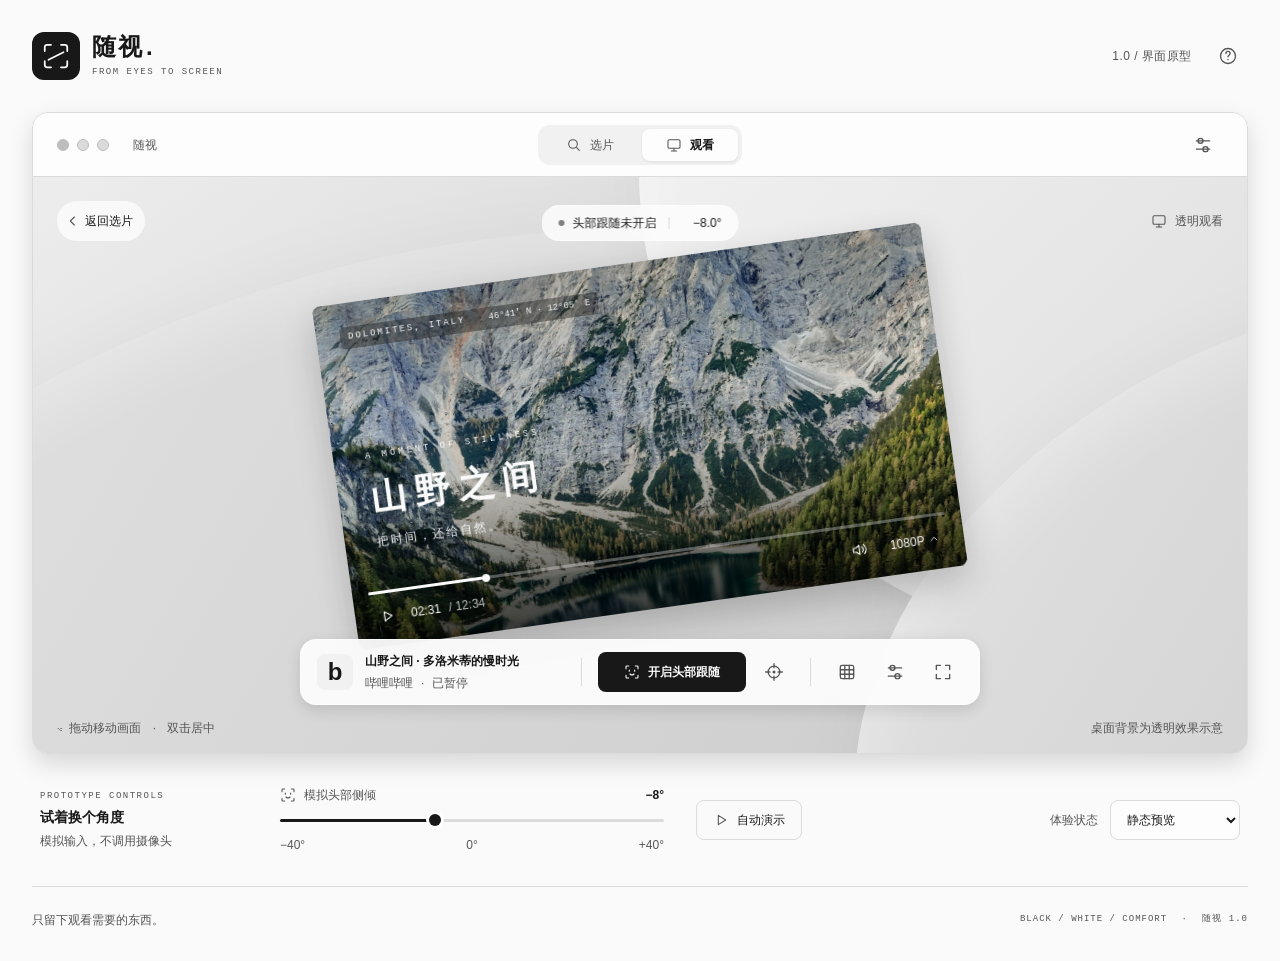
<file: prototypes/suishi-v1/index.html>
<!doctype html>
<!--
随视 1.0 · Refactoring UI Workflow B constraint brief
先用灰阶确定层级：主内容=观看画面；次内容=唯一主操作“开启头部跟随”；
辅助内容=返回选片、校准、引导线、设置。选片页面的主操作是打开视频。
纯 HTML/CSS/JS，无框架、Tailwind 或组件库。用户明确要求黑白灰；全部界面颜色零饱和度。
间距 4/8/12/16/24/32/48/64/96；字号 12/14/16/18/20/24/30/36；字重 400/600。
原型操作栏独立于产品 UI。透明桌面、官网、摄像头、播放均为明确标示的交互模拟。
-->
<html lang="zh-CN">
<head>
  <meta charset="UTF-8">
  <meta name="viewport" content="width=device-width, initial-scale=1">
  <meta name="theme-color" content="#fafafa">
  <title>随视 · 正式版 UI 原型</title>
  <link rel="icon" type="image/svg+xml" href="assets/mark.svg">
  <link rel="stylesheet" href="tokens.css">
  <link rel="stylesheet" href="styles.css">
</head>
<body>
  <svg class="svg-library" xmlns="http://www.w3.org/2000/svg" aria-hidden="true"><defs>
    <symbol id="i-mark" viewBox="0 0 24 24"><path d="M8 3H5a2 2 0 0 0-2 2v3m13-5h3a2 2 0 0 1 2 2v3M3 16v3a2 2 0 0 0 2 2h3m13-5v3a2 2 0 0 1-2 2h-3M6 15l12-6"/></symbol>
    <symbol id="i-search" viewBox="0 0 24 24"><circle cx="10.5" cy="10.5" r="6.5"/><path d="m16 16 4 4"/></symbol>
    <symbol id="i-back" viewBox="0 0 24 24"><path d="m14 6-6 6 6 6"/></symbol>
    <symbol id="i-next" viewBox="0 0 24 24"><path d="m10 6 6 6-6 6"/></symbol>
    <symbol id="i-arrow" viewBox="0 0 24 24"><path d="M4 12h16m-6-6 6 6-6 6"/></symbol>
    <symbol id="i-out" viewBox="0 0 24 24"><path d="M13 4h7v7m0-7L10 14m-1-9H5a1 1 0 0 0-1 1v13a1 1 0 0 0 1 1h13a1 1 0 0 0 1-1v-4"/></symbol>
    <symbol id="i-grid" viewBox="0 0 24 24"><rect x="4" y="4" width="16" height="16" rx="2"/><path d="M9.3 4v16M14.7 4v16M4 9.3h16M4 14.7h16"/></symbol>
    <symbol id="i-target" viewBox="0 0 24 24"><circle cx="12" cy="12" r="7"/><path d="M12 2v5m0 10v5M2 12h5m10 0h5"/><circle cx="12" cy="12" r="1"/></symbol>
    <symbol id="i-settings" viewBox="0 0 24 24"><path d="M4 7h16M4 17h16"/><circle cx="9" cy="7" r="3"/><circle cx="15" cy="17" r="3"/></symbol>
    <symbol id="i-full" viewBox="0 0 24 24"><path d="M9 4H4v5m11-5h5v5M4 15v5h5m11-5v5h-5"/></symbol>
    <symbol id="i-face" viewBox="0 0 24 24"><path d="M7 3H4a1 1 0 0 0-1 1v3m14-4h3a1 1 0 0 1 1 1v3M3 17v3a1 1 0 0 0 1 1h3m14-4v3a1 1 0 0 1-1 1h-3"/><path d="M8 9v2m8-2v2m-7 4s3 3 6 0"/></symbol>
    <symbol id="i-pause" viewBox="0 0 24 24"><path d="M8 5v14M16 5v14" stroke-width="3"/></symbol>
    <symbol id="i-play" viewBox="0 0 24 24"><path d="m8 5 11 7-11 7Z"/></symbol>
    <symbol id="i-check" viewBox="0 0 24 24"><path d="m5 12 4 4L19 6"/></symbol>
    <symbol id="i-close" viewBox="0 0 24 24"><path d="m6 6 12 12M6 18 18 6"/></symbol>
    <symbol id="i-help" viewBox="0 0 24 24"><circle cx="12" cy="12" r="9"/><path d="M9.5 9a2.5 2.5 0 0 1 5 0c0 2-2.5 2-2.5 4m0 3v.2"/></symbol>
    <symbol id="i-link" viewBox="0 0 24 24"><path d="m10 14 4-4m-6 6-1 1a4 4 0 0 1-6-6l5-5a4 4 0 0 1 6 0m0 12a4 4 0 0 0 6 0l5-5a4 4 0 0 0-6-6l-1 1" transform="translate(1 0) scale(.9)"/></symbol>
    <symbol id="i-lock" viewBox="0 0 24 24"><rect x="5" y="10" width="14" height="11" rx="2"/><path d="M8 10V7a4 4 0 0 1 8 0v3m-4 4v3"/></symbol>
    <symbol id="i-refresh" viewBox="0 0 24 24"><path d="M20 10a8 8 0 1 0-2 8M20 4v6h-6"/></symbol>
    <symbol id="i-volume" viewBox="0 0 24 24"><path d="M4 9h4l5-4v14l-5-4H4Zm13-1a6 6 0 0 1 0 8m3-11a10 10 0 0 1 0 14"/></symbol>
    <symbol id="i-monitor" viewBox="0 0 24 24"><rect x="3" y="4" width="18" height="13" rx="2"/><path d="M8 21h8m-4-4v4"/></symbol>
    <symbol id="i-camera" viewBox="0 0 24 24"><rect x="3" y="6" width="13" height="12" rx="2"/><path d="m16 10 5-3v10l-5-3"/></symbol>
    <symbol id="i-warning" viewBox="0 0 24 24"><path d="m12 3 10 18H2Zm0 6v5m0 3v.2"/></symbol>
  </defs></svg>

  <main class="page">
    <header class="masthead">
      <div class="brand"><span class="brand-icon"><svg><use href="#i-mark"/></svg></span><div><h1>随视<span class="brand-period">.</span></h1><p>FROM EYES TO SCREEN</p></div></div>
      <div class="masthead-right"><span class="prototype-badge">1.0 / 界面原型</span><button class="icon-button" data-action="help" aria-label="原型使用说明" title="原型使用说明"><svg><use href="#i-help"/></svg></button></div>
    </header>

    <section class="app-window" id="appWindow" aria-label="随视应用原型">
      <header class="titlebar">
        <span class="traffic-lights" aria-hidden="true"><i></i><i></i><i></i></span>
        <span class="window-title">随视</span>
        <nav class="view-tabs" aria-label="应用页面"><button id="browseTab" data-view="browse" aria-current="false"><svg><use href="#i-search"/></svg>选片</button><button id="watchTab" class="selected" data-view="watch" aria-current="page"><svg><use href="#i-monitor"/></svg>观看</button></nav>
        <button class="icon-button title-settings" data-action="settings" aria-label="随视设置" title="随视设置 · ⌘,"><svg><use href="#i-settings"/></svg></button>
      </header>

      <section class="watch-view" id="watchView" aria-label="透明观看">
        <div class="watch-stage" id="stage">
          <div class="desktop-wallpaper" aria-hidden="true"><div class="wallpaper-orbit orbit-one"></div><div class="wallpaper-orbit orbit-two"></div><div class="wallpaper-orbit orbit-three"></div></div>
          <div class="stage-top">
            <button class="stage-back" data-action="browse" aria-label="返回选片"><svg><use href="#i-back"/></svg><span>返回选片</span></button>
            <span class="space-label"><svg><use href="#i-monitor"/></svg>透明观看</span>
          </div>
          <div class="tracking-pill" id="trackingPill"><span class="status-indicator"></span><span id="trackingText">头部跟随未开启</span><span class="pill-divider"></span><span class="numeric" id="liveAngle">−8.0°</span></div>
          <canvas id="guideCanvas" class="guides" aria-hidden="true"></canvas>

          <div class="picture" id="picture" aria-label="视频画面；按住 Option 拖动可以移动位置">
            <img src="assets/alpine-lake.jpg" alt="多洛米蒂群山与湖泊，作为视频场景的静态预览" draggable="false">
            <div class="film-shade"></div><span class="film-location">DOLOMITES, ITALY <span>46°41′ N · 12°05′ E</span></span>
            <div class="film-title"><span>A MOMENT OF STILLNESS</span><strong>山野之间</strong><p>把时间，还给自然。</p></div>
            <div class="video-controls" id="videoControls">
              <label class="sr-only" for="seek">模拟播放进度</label><input id="seek" class="seek" type="range" min="0" max="754" value="151">
              <div class="video-control-row"><button class="video-icon" data-action="play" aria-label="播放预览" id="playButton"><svg><use href="#i-play"/></svg></button><span class="video-time numeric"><span id="currentTime">02:31</span><span>/ 12:34</span></span><span class="video-spacer"></span><button class="video-icon" id="muteButton" data-action="mute" aria-label="静音预览" aria-pressed="false"><svg><use href="#i-volume"/></svg></button><button class="quality" data-action="quality">1080P <svg><use href="#i-next"/></svg></button></div>
            </div>
          </div>

          <div class="stage-message" id="stageMessage" hidden><svg><use href="#i-warning"/></svg><div><strong id="stageMessageTitle"></strong><p id="stageMessageBody"></p></div><button class="small-button" id="stageRetry" data-action="retry">重试</button></div>
          <div class="boundary-hint" id="boundaryHint" hidden><svg><use href="#i-help"/></svg>已到完整显示边界，缩小画面可继续转动</div>
          <div class="floating-toolbar" id="floatingToolbar">
            <button class="now-playing" data-action="browse" title="返回选片"><span class="source-mark">b</span><span><strong id="videoTitle">山野之间 · 多洛米蒂的慢时光</strong><small>哔哩哔哩 <span>·</span> <span id="playStateLabel">已暂停</span></small></span></button>
            <div class="toolbar-divider"></div>
            <button class="button primary follow-button" data-action="follow" id="followButton"><svg><use href="#i-face"/></svg><span>开启头部跟随</span></button>
            <button class="icon-button" data-action="calibrate" aria-label="校准水平" title="校准水平 · ⌘R"><svg><use href="#i-target"/></svg></button>
            <div class="toolbar-divider"></div>
            <button class="icon-button" data-action="grid" id="gridButton" aria-label="开启引导线" aria-pressed="false" title="引导线 · G"><svg><use href="#i-grid"/></svg></button>
            <button class="icon-button" data-action="settings" aria-label="观看设置" title="观看设置 · ⌘,"><svg><use href="#i-settings"/></svg></button>
            <button class="icon-button" data-action="fullscreen" aria-label="全屏观看" title="全屏观看 · F"><svg><use href="#i-full"/></svg></button>
          </div>
          <div class="stage-bottom-note"><span><kbd>⌥</kbd> 拖动移动画面 <span class="note-dot">·</span> 双击居中</span><span>桌面背景为透明效果示意</span></div>
        </div>
      </section>

      <section class="browse-view" id="browseView" aria-label="B 站选片" hidden>
        <div class="browser-toolbar"><button class="icon-button" data-action="browserBack" aria-label="返回选片首页"><svg><use href="#i-back"/></svg></button><button class="icon-button" data-action="reload" aria-label="刷新示意页面"><svg><use href="#i-refresh"/></svg></button><form id="addressForm" class="address-form"><svg><use href="#i-lock"/></svg><label class="sr-only" for="address">B 站网址或 BV 号</label><input id="address" placeholder="bilibili.com · 也可粘贴视频链接 / BV 号" autocomplete="off" spellcheck="false"><button class="icon-button" aria-label="打开输入的视频"><svg><use href="#i-arrow"/></svg></button></form></div>
        <div class="browser-content">
          <div class="browser-intro"><div><span class="section-kicker">从这里开始</span><h2>选好视频，就用舒服的姿势看。</h2><p>在 B 站浏览与登录。点开视频，自动进入随视观看。</p></div><span class="official-note"><svg><use href="#i-lock"/></svg>官网页面示意</span></div>
          <div class="resume-card" id="resumeCard"><img src="assets/alpine-lake.jpg" alt="上次观看的视频封面"><div><span class="section-kicker">上次看到这里</span><h3 id="resumeTitle">山野之间 · 多洛米蒂的慢时光</h3><p>已看 <span id="resumeTime">02:31</span><span> / 12:34</span></p></div><button class="button primary" data-action="resume">继续观看 <svg><use href="#i-arrow"/></svg></button></div>
          <div class="official-browser" aria-label="哔哩哔哩选片流程示意">
            <div class="official-header"><span class="bili-wordmark">bilibili</span><form id="searchForm" class="search-form"><label class="sr-only" for="search">搜索示例视频</label><input id="search" placeholder="搜索想看的视频" autocomplete="off"><button class="icon-button" aria-label="搜索"><svg><use href="#i-search"/></svg></button></form><button class="login-link" data-action="login"><span class="avatar-circle">登</span><span>登录</span></button></div>
            <div class="official-caption"><span id="resultsLabel">试着点开一个视频</span><span>以下为交互样例，非实时推荐</span></div>
            <div class="sample-grid" id="sampleGrid">
              <button class="video-card" data-video="0"><div class="thumbnail"><img src="assets/alpine-lake.jpg" alt="多洛米蒂湖泊"><span class="thumbnail-play"><svg><use href="#i-play"/></svg></span><span class="duration">12:34</span></div><strong>山野之间 · 多洛米蒂的慢时光</strong><span>随视示例 <i>·</i> 风景 / 旅行</span></button>
              <button class="video-card" data-video="1"><div class="thumbnail crop-two"><img src="assets/alpine-lake.jpg" alt="安静的湖边"><span class="thumbnail-play"><svg><use href="#i-play"/></svg></span><span class="duration">12:34</span></div><strong>在湖边，什么都不做的一天</strong><span>随视示例 <i>·</i> 自然 / 生活</span></button>
              <button class="video-card" data-video="2"><div class="thumbnail crop-three"><img src="assets/alpine-lake.jpg" alt="阿尔卑斯山的远景"><span class="thumbnail-play"><svg><use href="#i-play"/></svg></span><span class="duration">12:34</span></div><strong>去山里，把生活调慢一点</strong><span>随视示例 <i>·</i> 徒步 / 记录</span></button>
            </div>
            <div class="no-results" id="noResults" hidden><svg><use href="#i-search"/></svg><h3>没有找到这个示例</h3><p>试试“山野”或“湖边”，也可以直接粘贴 B 站视频链接。</p><button class="button secondary" data-action="clearSearch">查看全部示例</button></div>
          </div>
          <p class="browser-footnote"><svg><use href="#i-help"/></svg>正式版沿用 B 站官网的浏览、登录和播放能力；此处只演示选片到观看的流程。</p>
        </div>
      </section>

      <div class="settings-backdrop" id="settingsBackdrop" hidden></div>
      <aside class="settings-panel" id="settingsPanel" role="dialog" aria-modal="true" aria-labelledby="settingsTitle" hidden>
        <header class="panel-header"><div><span class="section-kicker">让画面更合适</span><h2 id="settingsTitle">观看设置</h2></div><button class="icon-button" data-action="closeSettings" aria-label="关闭设置"><svg><use href="#i-close"/></svg></button></header>
        <div class="panel-scroll">
          <section class="setting-section"><h3>画面</h3><div class="setting-label"><label for="scale">画面大小</label><output for="scale" id="scaleOutput">60%</output></div><input id="scale" type="range" min="35" max="100" value="60"><div class="range-captions"><span>留出旋转空间</span><span>完整适配</span></div><fieldset class="boundary-choice"><legend>旋转边界</legend><div class="segmented"><label><input type="radio" name="policy" value="complete" checked><span>完整显示</span></label><label><input type="radio" name="policy" value="crop"><span>允许裁切</span></label></div></fieldset><p class="setting-hint" id="geometryHint">当前可完整旋转约 ±16°。</p><button class="text-button" data-action="center"><svg><use href="#i-target"/></svg>画面居中<span>⌥ 双击</span></button></section>
          <section class="setting-section"><h3>头部跟随</h3><fieldset><legend>跟随响应</legend><div class="segmented"><label><input type="radio" name="response" value="soft"><span>柔和</span></label><label><input type="radio" name="response" value="balanced" checked><span>平衡</span></label><label><input type="radio" name="response" value="fast"><span>灵敏</span></label></div></fieldset><div class="setting-label offset-label"><label for="offset">角度微调</label><output for="offset" id="offsetOutput">0°</output></div><input id="offset" type="range" min="-5" max="5" step="0.5" value="0"><p class="setting-hint">觉得画面稍微转多或转少时，小幅调整。</p><button class="text-button" data-action="calibrate"><svg><use href="#i-target"/></svg>将当前姿势校准为水平<span>⌘ R</span></button></section>
          <section class="setting-section"><div class="switch-row"><div><h3>引导线</h3><p>为视线保留一个方向参照</p></div><button role="switch" aria-checked="false" aria-label="引导线" class="switch" id="gridSwitch" data-action="grid"><span></span></button></div><div id="gridSettings" hidden><div class="setting-label"><label for="gridOpacity">引导线不透明度</label><output for="gridOpacity" id="gridOpacityOutput">24%</output></div><input id="gridOpacity" type="range" min="10" max="60" value="24"><p class="setting-hint">保持水平，仅显示在视频周围。</p></div></section>
          <div class="privacy-note"><svg><use href="#i-lock"/></svg><p>摄像头仅在你开启后使用。正式版在本机处理画面，不上传、不保存。</p></div>
        </div>
        <footer class="panel-footer"><span><svg><use href="#i-check"/></svg><span id="saveStatus">偏好自动保存在此浏览器</span></span><button class="text-button" data-action="resetSettings">恢复默认</button></footer>
      </aside>
    </section>

    <section class="prototype-controls" aria-label="独立于应用的原型体验工具">
      <div class="prototype-control-title"><span class="section-kicker">PROTOTYPE CONTROLS</span><strong>试着换个角度</strong><span>模拟输入，不调用摄像头</span></div>
      <div class="angle-control"><div class="angle-label"><label for="headAngle"><svg><use href="#i-face"/></svg>模拟头部侧倾</label><output for="headAngle" id="headOutput">−8°</output></div><input id="headAngle" type="range" min="-40" max="40" step="1" value="-8"><div class="range-captions"><span>−40°</span><span>0°</span><span>+40°</span></div></div>
      <button class="demo-button" id="autoButton" data-action="auto" aria-pressed="false"><svg><use href="#i-play"/></svg><span>自动演示</span></button>
      <div class="scenario-control"><label for="scenario">体验状态</label><select id="scenario"><option value="preview">静态预览</option><option value="first">初次使用</option><option value="tracking">跟随中</option><option value="lost">暂未识别人脸</option><option value="denied">摄像头不可用</option><option value="error">视频加载失败</option></select></div>
    </section>
    <footer class="page-footer"><p>只留下观看需要的东西。</p><span>BLACK / WHITE / COMFORT <i>·</i> 随视 1.0</span></footer>
  </main>

  <dialog id="helpDialog" class="dialog"><div class="dialog-heading"><span class="brand-icon"><svg><use href="#i-mark"/></svg></span><button class="icon-button" data-action="closeDialog" aria-label="关闭说明"><svg><use href="#i-close"/></svg></button></div><span class="section-kicker">随视 1.0 · 交互原型</span><h2>让界面退后，让画面跟随。</h2><p>结合项目复盘，第一版只保留 B 站选片、透明观看、基础旋转与引导线。</p><ol><li>在“选片”中点开示例视频，体验自动进入观看。</li><li>拖动下方“模拟头部侧倾”，或点击“自动演示”。</li><li>试试校准、引导线、画面大小、全屏和返回选片。</li></ol><div class="dialog-callout">这是独立的 HTML 原型。风景图片与进度用于模拟播放；B 站官网、登录、摄像头检测和桌面透明需在原生应用实现。不会调用摄像头，也不会收集账号。</div><div class="shortcuts"><span><kbd>Space</kbd> 播放</span><span><kbd>G</kbd> 引导线</span><span><kbd>F</kbd> 全屏</span><span><kbd>Esc</kbd> 返回 / 关闭</span></div><button class="button primary dialog-done" data-action="closeDialog">开始体验</button></dialog>
  <dialog id="loginDialog" class="dialog"><div class="dialog-heading"><span class="dialog-symbol"><svg><use href="#i-lock"/></svg></span><button class="icon-button" data-action="closeDialog" aria-label="关闭登录说明"><svg><use href="#i-close"/></svg></button></div><span class="section-kicker">在选片页面内完成登录</span><h2>沿用你的 B 站账号。</h2><p>正式版在 B 站官网中登录，选片与播放器共享登录状态。无需单独的“随视登录窗口”。</p><div class="dialog-callout">HTML 原型不接入 B 站登录，也不展示模拟扫码或密码表单。高清、会员与地区权限由平台决定。</div><a class="button primary dialog-done" href="https://www.bilibili.com/" target="_blank" rel="noopener noreferrer">前往 B 站官网 <svg><use href="#i-out"/></svg></a></dialog>
  <div class="toast" id="toast" role="status" aria-live="polite" hidden><svg><use href="#i-check"/></svg><span></span></div>
  <script src="app.js"></script>
</body>
</html>
</file>
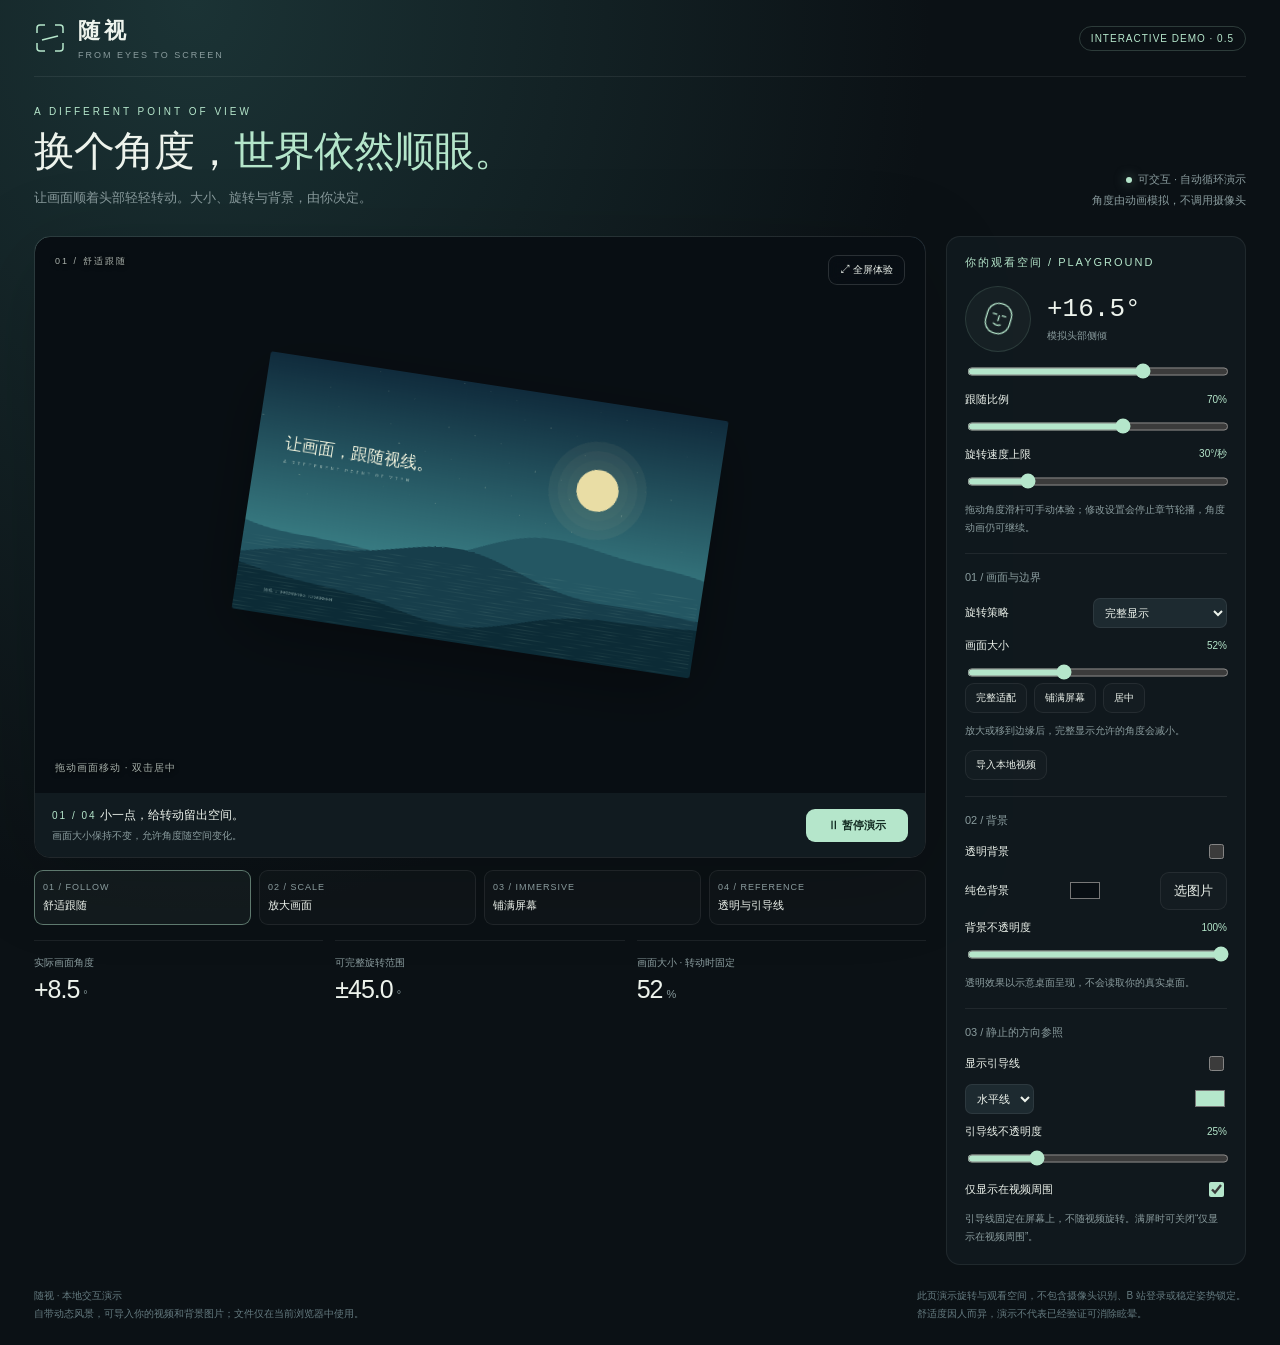
<file: demos/随视动态演示.html>
<!doctype html>
<html lang="zh-CN">
<head>
<meta charset="utf-8"><meta name="viewport" content="width=device-width,initial-scale=1">
<title>随视 · 换个角度看世界</title>
<style>
:root{color-scheme:dark;--bg:#0b1115;--panel:#141e24;--line:#ffffff12;--mint:#b5e6cb;--text:#edf3ec;--muted:#8a9c9e}
*{box-sizing:border-box}body{margin:0;background:radial-gradient(ellipse at 15% 0%,#1b3335 0,transparent 48%),var(--bg);color:var(--text);font-family:-apple-system,BlinkMacSystemFont,"Segoe UI","PingFang SC",sans-serif;font-size:13px}button,input,select{font:inherit}button{cursor:pointer;color:inherit}button:focus-visible,input:focus-visible,select:focus-visible{outline:2px solid var(--mint);outline-offset:4px}button{border:1px solid var(--line);background:#ffffff05;border-radius:9px;padding:9px 13px;transition:background .2s}button:hover{background:#ffffff13}.primary{background:var(--mint);color:#142c23;border:0;font-weight:650}.primary:hover{background:#d1f7de}.muted{color:var(--muted)}.mono{font-family:ui-monospace,SFMono-Regular,monospace}.shell{max-width:1520px;margin:auto;padding:0 34px 22px}.nav{height:77px;display:flex;align-items:center;justify-content:space-between;border-bottom:1px solid var(--line)}.brand{display:flex;gap:12px;align-items:center}.brand svg{width:32px;height:32px;color:var(--mint)}.brand strong{font-size:22px;letter-spacing:4px}.brand small{font-size:9px;letter-spacing:2px;color:var(--muted);display:block;margin-top:4px}.tag{color:var(--mint);border:1px solid #b5e6cb33;border-radius:30px;padding:6px 11px;font-size:10px;letter-spacing:1px}.intro{display:flex;justify-content:space-between;align-items:end;padding:29px 0 25px;gap:20px}.eyebrow{font-size:10px;letter-spacing:3px;color:var(--mint);margin-bottom:10px}h1{font-size:clamp(25px,3.2vw,43px);font-weight:500;letter-spacing:-1px;line-height:1.2;margin:0}h1 em{font-style:normal;color:var(--mint)}.intro p{color:var(--muted);line-height:1.9;margin:10px 0 0;max-width:650px}.intro-side{text-align:right;min-width:185px;font-size:11px;line-height:1.9;color:var(--muted)}.live-dot{display:inline-block;width:6px;height:6px;border-radius:50%;background:var(--mint);box-shadow:0 0 12px #b5e6cb88;margin-right:6px}.layout{display:grid;grid-template-columns:minmax(0,1fr) 300px;gap:20px}.viewer{min-width:0}.frame{border:1px solid #ffffff17;border-radius:16px;overflow:hidden;box-shadow:0 20px 90px #0003}.stage{position:relative;aspect-ratio:16/10;overflow:hidden;background:#334650;isolation:isolate;touch-action:none}.desktop{position:absolute;inset:0;background:radial-gradient(ellipse at 15% 15%,#9bb29d 0,transparent 40%),radial-gradient(ellipse at 95% 100%,#777b9f 0,transparent 55%),linear-gradient(145deg,#426c70,#222d48)}.desktop:before,.desktop:after{content:"";position:absolute;border:1px solid #ffffff23;border-radius:12px;background:#ffffff13;box-shadow:0 25px 55px #0002;backdrop-filter:blur(10px)}.desktop:before{inset:12% 55% 14% 6%;transform:rotate(-5deg)}.desktop:after{inset:26% 6% 6% 58%;transform:rotate(7deg)}.backdrop{position:absolute;inset:0;background:#080e13;z-index:1;background-position:center;background-size:cover}.video{position:absolute;left:0;top:0;transform-origin:center;border-radius:3px;overflow:hidden;box-shadow:0 18px 70px #0005;z-index:2;will-change:transform;cursor:grab}.video:active{cursor:grabbing}.video canvas,.video video{display:block;width:100%;height:100%;object-fit:contain;background:#10232e}.video video{display:none}.guides{position:absolute;inset:0;width:100%;height:100%;z-index:3;pointer-events:none}.stage-top{position:absolute;top:18px;left:20px;right:20px;display:flex;justify-content:space-between;align-items:start;z-index:4;pointer-events:none}.stage-top small{letter-spacing:2px;color:#ecf7edb3;font-size:9px;text-shadow:0 1px 5px #000}.stage-top button{pointer-events:auto;background:#0910159e;backdrop-filter:blur(10px);border-color:#ffffff24;padding:7px 11px;font-size:10px}.stage-note{position:absolute;bottom:18px;left:20px;z-index:4;color:#eaf6edb3;font-size:10px;letter-spacing:1px;pointer-events:none;text-shadow:0 1px 5px #000}.scene-number{font-size:10px;color:var(--mint);letter-spacing:2px}.transport{background:#111b20;display:flex;align-items:center;justify-content:space-between;padding:14px 17px;gap:12px}.transport strong{font-size:12px;font-weight:500}.transport small{display:block;font-size:10px;color:var(--muted);margin-top:5px}.transport button{min-width:102px;font-size:11px}.scenes{display:grid;grid-template-columns:repeat(4,1fr);gap:8px;margin-top:12px}.scene{padding:11px 8px;text-align:left;min-width:0;font-size:11px}.scene span{display:block;font-size:9px;color:var(--muted);margin-bottom:6px;letter-spacing:1px}.scene.active{border-color:#b5e6cb77;background:#b5e6cb0c}.stats{display:grid;grid-template-columns:1fr 1fr 1fr;gap:12px;margin-top:15px}.stat{border-top:1px solid var(--line);padding-top:13px}.stat label{font-size:10px;color:var(--muted)}.stat strong{display:block;font-size:25px;font-weight:400;letter-spacing:-1px;margin-top:5px}.stat strong small{font-size:11px;margin-left:4px;color:var(--muted)}.sidebar{background:#121d22b8;border:1px solid var(--line);border-radius:14px;padding:18px;align-self:start}.sidebar header{font-size:11px;letter-spacing:2px;margin-bottom:16px;color:var(--mint)}.section{border-top:1px solid var(--line);padding:16px 0 0;margin-top:16px}.section h2{font-size:11px;font-weight:500;margin:0 0 13px;color:var(--muted)}.row{display:flex;justify-content:space-between;align-items:center;gap:10px;margin:10px 0}.row label{font-size:11px}.value{font-size:10px;color:var(--mint)}input[type=range]{accent-color:var(--mint);width:100%;height:15px;cursor:pointer}select{color:var(--text);background:#1d2a30;border:1px solid var(--line);padding:7px;border-radius:7px;max-width:170px;font-size:11px}input[type=checkbox]{accent-color:var(--mint);width:15px;height:15px}input[type=color]{width:34px;height:25px;background:none;border:0;padding:0;cursor:pointer}.head-row{display:flex;gap:16px;align-items:center;margin-bottom:10px}.avatar{height:66px;width:66px;flex-shrink:0;display:grid;place-items:center;background:#b5e6cb0b;border-radius:50%;border:1px solid #b5e6cb22}.avatar svg{width:43px;height:43px;will-change:transform}.head-row strong{font-size:26px;font-weight:350}.head-row small{color:var(--muted);font-size:10px;display:block;margin-top:5px}.note{font-size:10px;line-height:1.8;color:var(--muted);margin-top:9px}.actions{display:flex;gap:7px;flex-wrap:wrap}.actions button{font-size:10px;padding:7px 10px}.upload{display:none}.footer{display:flex;justify-content:space-between;gap:20px;color:#657b80;font-size:10px;margin-top:22px;line-height:1.8}.exit-full{display:none}.stage:fullscreen{width:100vw;height:100vh;aspect-ratio:auto}.stage:fullscreen .exit-full{display:inline-block}.stage:fullscreen .enter-full{display:none}.stage:fullscreen .stage-top{top:28px;left:30px;right:30px}@media(max-width:950px){.shell{padding:0 18px 20px}.layout{grid-template-columns:1fr}.sidebar{display:grid;grid-template-columns:1fr 1fr;gap:18px}.sidebar header{grid-column:1/-1;margin:0}.sidebar .section{margin:0;padding-top:12px}.intro-side{display:none}.stage{aspect-ratio:16/11}}@media(max-width:540px){.sidebar{display:block}.sidebar .section{margin-top:16px}.scenes{grid-template-columns:1fr 1fr}.intro{padding-top:22px}h1{font-size:29px}.nav{height:67px}.footer{display:block}.stats strong{font-size:22px}}
</style>
</head>
<body><div class="shell">
<nav class="nav"><div class="brand"><svg viewBox="0 0 32 32" fill="none" stroke="currentColor" stroke-width="1.5"><path d="M11 3H6a3 3 0 0 0-3 3v5m18-8h5a3 3 0 0 1 3 3v5M3 21v5a3 3 0 0 0 3 3h5m18-8v5a3 3 0 0 1-3 3h-5"/><path d="M8 18l16-4"/></svg><div><strong>随视</strong><small>FROM EYES TO SCREEN</small></div></div><span class="tag">INTERACTIVE DEMO · 0.5</span></nav>
<section class="intro"><div><div class="eyebrow">A DIFFERENT POINT OF VIEW</div><h1>换个角度，<em>世界依然顺眼。</em></h1><p>让画面顺着头部轻轻转动。大小、旋转与背景，由你决定。</p></div><div class="intro-side"><span class="live-dot"></span>可交互 · 自动循环演示<br>角度由动画模拟，不调用摄像头</div></section>
<main class="layout"><section class="viewer">
<div class="frame"><div class="stage" id="stage"><div class="desktop"></div><div class="backdrop" id="backdrop"></div><div class="video" id="picture" title="直接拖动画面移动位置，双击居中"><canvas id="film" width="1280" height="720" aria-label="动态风景演示"></canvas><video id="localVideo" playsinline loop controls></video></div><canvas class="guides" id="guideCanvas" aria-hidden="true"></canvas><div class="stage-top"><small id="stageLabel">01 / 舒适跟随</small><div><button class="enter-full" id="fullscreen">⤢ 全屏体验</button><button class="exit-full" id="exitFull">退出全屏 · Esc</button></div></div><div class="stage-note" id="stageNote">直接拖动画面 · 双击居中</div></div>
<div class="transport"><div><span class="scene-number" id="chapter">01 / 04</span> <strong id="caption">小一点，给转动留出空间。</strong><small id="subcaption">画面大小保持不变，允许角度随空间变化。</small></div><button class="primary" id="play">Ⅱ 暂停演示</button></div></div>
<div class="scenes" id="scenes"><button class="scene active" data-scene="0"><span>01 / FOLLOW</span>舒适跟随</button><button class="scene" data-scene="1"><span>02 / SCALE</span>放大画面</button><button class="scene" data-scene="2"><span>03 / IMMERSIVE</span>铺满屏幕</button><button class="scene" data-scene="3"><span>04 / REFERENCE</span>透明与引导线</button></div>
<div class="stats"><div class="stat"><label>实际画面角度</label><strong id="output">+0.0<small>°</small></strong></div><div class="stat"><label id="safeLabel">可完整旋转范围</label><strong id="safe">±45.0<small>°</small></strong></div><div class="stat"><label>画面大小 · 转动时固定</label><strong id="sizeStat">52<small>%</small></strong></div></div>
</section>
<aside class="sidebar"><header>你的观看空间 / PLAYGROUND</header><div>
<div class="head-row"><div class="avatar"><svg id="head" viewBox="0 0 60 60" fill="none" stroke="#b5e6cb" stroke-width="1.8"><rect x="13" y="9" width="34" height="42" rx="16"/><path d="M21 25h5m8 0h5m-14 13c3 2 7 2 10 0M30 26v7" stroke-linecap="round"/></svg></div><div><strong class="mono" id="headValue">+0.0°</strong><small>模拟头部侧倾</small></div></div><input id="angle" aria-label="模拟头部角度" type="range" min="-45" max="45" step="0.1" value="0"><div class="row"><label for="gain">跟随比例</label><span class="value" id="gainValue">70%</span></div><input id="gain" type="range" min="25" max="100" value="70"><div class="row"><label for="speed">旋转速度上限</label><span class="value" id="speedValue">30°/秒</span></div><input id="speed" type="range" min="5" max="120" value="30"><div class="note">拖动角度滑杆可手动体验；修改设置会停止章节轮播，角度动画仍可继续。</div></div>
<div class="section"><h2>01 / 画面与边界</h2><div class="row"><label for="policy">旋转策略</label><select id="policy"><option value="complete">完整显示</option><option value="crop">自由旋转 · 允许裁切</option></select></div><div class="row"><label for="scale">画面大小</label><span class="value" id="scaleValue">52%</span></div><input id="scale" type="range" min="25" max="100" value="52"><div class="actions"><button id="fit">完整适配</button><button id="fill">铺满屏幕</button><button id="center">居中</button></div><div class="note" id="boundaryNote">放大或移到边缘后，完整显示允许的角度会减小。</div><div class="actions" style="margin-top:10px"><button id="uploadVideo">导入本地视频</button><button id="resetVideo" hidden>使用动态风景</button></div><input class="upload" id="videoFile" type="file" accept="video/*"></div>
<div class="section"><h2>02 / 背景</h2><div class="row"><label for="transparent">透明背景</label><input id="transparent" type="checkbox"></div><div id="backgroundControls"><div class="row"><label for="bgColor">纯色背景</label><input id="bgColor" type="color" value="#080e13"><button id="uploadImage">选图片</button></div><input class="upload" id="imageFile" type="file" accept="image/*"><div class="row"><label for="bgOpacity">背景不透明度</label><span class="value" id="opacityValue">100%</span></div><input id="bgOpacity" type="range" min="0" max="100" value="100"></div><div class="note">透明效果以示意桌面呈现，不会读取你的真实桌面。</div></div>
<div class="section"><h2>03 / 静止的方向参照</h2><div class="row"><label for="guideOn">显示引导线</label><input id="guideOn" type="checkbox"></div><div class="row"><select id="guideStyle" aria-label="引导线样式"><option value="horizontal">水平线</option><option value="cross">十字线</option><option value="thirds">井字线</option><option value="square">正方形</option><option value="rectangle">长方形</option></select><input id="guideColor" type="color" value="#b5e6cb" aria-label="引导线颜色"></div><div class="row"><label for="guideOpacity">引导线不透明度</label><span class="value" id="guideValue">25%</span></div><input id="guideOpacity" type="range" min="0" max="100" value="25"><div class="row"><label for="outside">仅显示在视频周围</label><input id="outside" type="checkbox" checked></div><div class="note">引导线固定在屏幕上，不随视频旋转。满屏时可关闭“仅显示在视频周围”。</div></div>
</aside></main><footer class="footer"><span>随视 · 本地交互演示<br>自带动态风景，可导入你的视频和背景图片；文件仅在当前浏览器中使用。</span><span>此页演示旋转与观看空间，不包含摄像头识别、B 站登录或稳定姿势锁定。<br>舒适度因人而异，演示不代表已经验证可消除眩晕。</span></footer>
</div>
<script>
'use strict';
const $=id=>document.getElementById(id), stage=$('stage'), picture=$('picture'), film=$('film'), fc=film.getContext('2d'), gc=$('guideCanvas').getContext('2d');
const clamp=(x,a,b)=>Math.min(b,Math.max(a,x)), rad=a=>a*Math.PI/180;
let state={playing:!matchMedia('(prefers-reduced-motion: reduce)').matches,autoHead:true,tour:true,scene:0,head:0,angle:0,scale:.52,policy:'complete',gain:.7,speed:30,x:0,y:0,transparent:false,guides:false,style:'horizontal',outside:true,bg:'#080e13',bgOpacity:1,guide:'#b5e6cb',guideOpacity:.25,aspect:16/9};
let imageURL='',videoURL='',clock=0,chapterClock=0,last=0,lastUI=0,layout=null,drag=null;
const chapters=[
 {name:'舒适跟随',caption:'小一点，给转动留出空间。',sub:'画面大小保持不变，允许角度随空间变化。',scale:.52,policy:'complete',transparent:false,guides:false},
 {name:'放大画面',caption:'画面更大，可完整转动的角度更小。',sub:'达到空间边界后停止旋转，保留视频四角。',scale:.86,policy:'complete',transparent:false,guides:true,style:'horizontal'},
 {name:'铺满屏幕',caption:'想要满屏，也可以继续转动。',sub:'自由旋转允许边角裁切，画面面积始终保持不变。',scale:1,policy:'crop',transparent:false,guides:false},
 {name:'透明与引导线',caption:'让背景退后，让方向留下。',sub:'透明背景与静止的井字线，可以独立组合。',scale:.6,policy:'crop',transparent:true,guides:true,style:'thirds',outside:false}
];
function geometry(){
 const w=stage.clientWidth,h=stage.clientHeight,a=state.aspect,base=Math.min(w/a,h),s=state.scale;
 const vw=base*a*s,vh=base*s;
 const tx=Math.max(0,(w-(state.policy==='crop'?Math.min(80,vw):vw))/2),ty=Math.max(0,(h-(state.policy==='crop'?Math.min(80,vh):vh))/2);
 const cx=w/2+state.x*tx,cy=h/2+state.y*ty;
 let safe=45;
 if(state.policy==='complete'){
  const aw=2*Math.min(cx,w-cx),ah=2*Math.min(cy,h-cy);
  const fits=degrees=>{let t=rad(degrees),ax=Math.min(t,Math.atan(vh/vw)),ay=Math.min(t,Math.atan(vw/vh));return vw*Math.cos(ax)+vh*Math.sin(ax)<=aw+1e-7&&vw*Math.sin(ay)+vh*Math.cos(ay)<=ah+1e-7;};
  if(!fits(45)){let l=0,r=45;for(let i=0;i<40;i++){let m=(l+r)/2;if(fits(m))l=m;else r=m;}safe=l<.001?0:l;}
 }
 return{w,h,vw,vh,cx,cy,tx,ty,safe};
}
function sync(){
 $('scale').max=state.policy==='crop'?Math.max(200,Math.ceil(state.scale*100)):100; $('scale').value=Math.round(state.scale*100);$('scaleValue').textContent=Math.round(state.scale*100)+'%';
 $('policy').value=state.policy;$('gain').value=state.gain*100;$('gainValue').textContent=Math.round(state.gain*100)+'%';$('speed').value=state.speed;$('speedValue').textContent=state.speed+'°/秒';
 $('transparent').checked=state.transparent;$('guideOn').checked=state.guides;$('guideStyle').value=state.style;$('outside').checked=state.outside;
 $('bgColor').value=state.bg;$('bgOpacity').value=state.bgOpacity*100;$('opacityValue').textContent=Math.round(state.bgOpacity*100)+'%';$('guideColor').value=state.guide;$('guideOpacity').value=state.guideOpacity*100;$('guideValue').textContent=Math.round(state.guideOpacity*100)+'%';
 $('backgroundControls').style.opacity=state.transparent?'.35':'1';$('backgroundControls').inert=state.transparent;
 $('boundaryNote').textContent=state.policy==='complete'?'放大或移到边缘后，完整显示允许的角度会减小。':'可以继续放大和旋转；超出屏幕的边角会自然裁切。';
 $('backdrop').style.backgroundColor=state.bg;$('backdrop').style.backgroundImage=imageURL?'url("'+imageURL+'")':'none';$('backdrop').style.opacity=state.transparent?0:state.bgOpacity;
 $('play').textContent=state.playing?'Ⅱ 暂停演示':'▶ 继续演示';
 document.querySelectorAll('[data-scene]').forEach((b,i)=>{b.classList.toggle('active',i===state.scene);b.setAttribute('aria-pressed',String(i===state.scene));});
}
function selectScene(i,automatic=false){
 state.scene=i;state.x=state.y=0;state.outside=true;Object.assign(state,chapters[i]);state.autoHead=true;chapterClock=0;if(!automatic)state.tour=false;
 $('chapter').textContent='0'+(i+1)+' / 04';$('caption').textContent=chapters[i].caption;$('subcaption').textContent=chapters[i].sub;$('stageLabel').textContent='0'+(i+1)+' / '+chapters[i].name;sync();
}
function customize(){state.tour=false;$('stageLabel').textContent='自由体验 / YOUR SPACE';}
function filmFrame(t){
 const w=1280,h=720;
 let sky=fc.createLinearGradient(0,0,0,h);sky.addColorStop(0,'#102b3c');sky.addColorStop(.7,'#387b82');sky.addColorStop(1,'#73a79a');fc.fillStyle=sky;fc.fillRect(0,0,w,h);
 for(let i=0;i<65;i++){let x=(i*179.31)%w,y=(i*73.72)%390;fc.globalAlpha=.15+.3*(Math.sin(t*.4+i)+1)/2;fc.fillStyle='#ebefcd';fc.beginPath();fc.arc(x,y,i%5===0?1.6:.8,0,Math.PI*2);fc.fill();}fc.globalAlpha=1;
 const sx=950+Math.sin(t*.08)*12,sy=245;
 for(let i=3;i>0;i--){fc.beginPath();fc.arc(sx,sy,58+i*26,0,Math.PI*2);fc.fillStyle='rgba(232,220,161,'+(.018*i)+')';fc.fill();}
 fc.beginPath();fc.arc(sx,sy,58,0,Math.PI*2);fc.fillStyle='#e9dda5';fc.fill();
 function mountain(y,c,amp,phase){fc.beginPath();fc.moveTo(0,h);for(let x=0;x<=w+20;x+=20){fc.lineTo(x,y+Math.sin(x*.005+phase)*amp+Math.cos(x*.012+phase)*amp*.25);}fc.lineTo(w,h);fc.closePath();fc.fillStyle=c;fc.fill();}
 mountain(455,'#245763',55,t*.012);mountain(520,'#173e4b',48,2+t*.009);mountain(625,'#0c2b36',42,5);
 fc.save();fc.globalAlpha=.11;fc.strokeStyle='#c2e4ca';fc.lineWidth=1;
 for(let i=0;i<22;i++){let y=505+i*10;fc.beginPath();for(let x=0;x<w;x+=8){let yy=y+Math.sin(x*.014+t*.6+i)*2.5;x?fc.lineTo(x,yy):fc.moveTo(x,yy);}fc.stroke();}fc.restore();
 fc.fillStyle='#edf0db';fc.font='300 46px -apple-system, sans-serif';fc.fillText('让画面，跟随视线。',78,260);
 fc.fillStyle='#d0dfd2aa';fc.font='13px ui-monospace, monospace';fc.fillText('A  D I F F E R E N T  P O I N T  O F  V I E W',80,300);
 fc.fillStyle='#b4d0cb99';fc.font='12px -apple-system, sans-serif';fc.fillText('随视   /   FROM EYES TO SCREEN',80,659);
}
function guides(g,angle){
 const canvas=$('guideCanvas'),dpr=Math.min(devicePixelRatio||1,2);
 const width=Math.round(g.w*dpr),height=Math.round(g.h*dpr);if(canvas.width!==width||canvas.height!==height){canvas.width=width;canvas.height=height;}
 gc.setTransform(dpr,0,0,dpr,0,0);gc.clearRect(0,0,g.w,g.h);if(!state.guides)return;
 gc.save();if(state.outside){gc.beginPath();gc.rect(0,0,g.w,g.h);const c=Math.cos(rad(angle)),s=Math.sin(rad(angle));for(let i=0;i<4;i++){let x=[-1,1,1,-1][i]*g.vw/2,y=[-1,-1,1,1][i]*g.vh/2;let xx=g.cx+x*c-y*s,yy=g.cy+x*s+y*c;i?gc.lineTo(xx,yy):gc.moveTo(xx,yy);}gc.closePath();gc.clip('evenodd');}
 gc.globalAlpha=state.guideOpacity;gc.strokeStyle=state.guide;gc.lineWidth=1;gc.beginPath();
 const horizontal=f=>{gc.moveTo(0,g.h*f);gc.lineTo(g.w,g.h*f);},vertical=f=>{gc.moveTo(g.w*f,0);gc.lineTo(g.w*f,g.h);};
 if(state.style==='horizontal')horizontal(.5);else if(state.style==='cross'){horizontal(.5);vertical(.5);}else if(state.style==='thirds'){horizontal(1/3);horizontal(2/3);vertical(1/3);vertical(2/3);}else if(state.style==='square'){let side=Math.min(g.w,g.h)*.65;gc.rect((g.w-side)/2,(g.h-side)/2,side,side);}else gc.rect(g.w*.15,g.h*.18,g.w*.7,g.h*.64);gc.stroke();gc.restore();
}
function frame(ms){
 let dt=last?Math.min(.06,(ms-last)/1000):.016;last=ms;
 if(state.playing){clock+=dt;if(state.autoHead)state.head=32*Math.sin(clock*.68)+7*Math.sin(clock*.23);if(state.tour){chapterClock+=dt;if(chapterClock>9)selectScene((state.scene+1)%4,true);}}
 layout=geometry();const target=clamp(state.head*state.gain,-45,45);if(state.playing||!state.autoHead){let step=state.speed*dt;state.angle+=clamp((target-state.angle)*(1-Math.exp(-dt/.24)),-step,step);}
 const actual=clamp(state.angle,-layout.safe,layout.safe);picture.style.width=layout.vw+'px';picture.style.height=layout.vh+'px';picture.style.transform=`translate(${layout.cx-layout.vw/2}px,${layout.cy-layout.vh/2}px) rotate(${actual}deg)`;
 if(!videoURL)filmFrame(clock);guides(layout,actual);$('head').style.transform=`rotate(${state.head}deg)`;
 if(ms-lastUI>80){lastUI=ms;$('headValue').textContent=(state.head>=0?'+':'')+state.head.toFixed(1)+'°';$('angle').value=state.head;$('output').innerHTML=(actual>=0?'+':'')+actual.toFixed(1)+'<small>°</small>';$('safe').innerHTML='±'+layout.safe.toFixed(1)+'<small>°</small>';$('safeLabel').textContent=state.policy==='crop'?'允许旋转范围 · 可裁切':'可完整旋转范围';$('sizeStat').innerHTML=Math.round(state.scale*100)+'<small>%</small>';$('stageNote').textContent=(state.transparent?'透明背景 · 示意桌面 / ':'')+'拖动画面移动 · 双击居中';}
 requestAnimationFrame(frame);
}
$('play').onclick=()=>{state.playing=!state.playing;if(state.playing){state.autoHead=true;if(videoURL)$('localVideo').play().catch(()=>{});}else $('localVideo').pause();sync();};
document.querySelectorAll('[data-scene]').forEach(b=>b.onclick=()=>selectScene(Number(b.dataset.scene)));
$('angle').oninput=e=>{customize();state.autoHead=false;state.head=Number(e.target.value);};
for(const [id,key,factor] of [['scale','scale',.01],['gain','gain',.01],['speed','speed',1],['bgOpacity','bgOpacity',.01],['guideOpacity','guideOpacity',.01]])$(id).oninput=e=>{customize();state[key]=Number(e.target.value)*factor;sync();};
$('policy').onchange=e=>{customize();state.policy=e.target.value;if(state.policy==='complete')state.scale=Math.min(1,state.scale);sync();};
for(const [id,key] of [['transparent','transparent'],['guideOn','guides'],['outside','outside']])$(id).onchange=e=>{customize();state[key]=e.target.checked;sync();};
for(const [id,key] of [['guideStyle','style'],['guideColor','guide'],['bgColor','bg']])$(id).oninput=e=>{customize();state[key]=e.target.value;if(id==='bgColor'){if(imageURL)URL.revokeObjectURL(imageURL);imageURL='';}sync();};
$('fit').onclick=()=>{customize();state.policy='complete';state.scale=1;state.x=state.y=0;sync();};
$('fill').onclick=()=>{customize();state.policy='crop';state.x=state.y=0;let base=Math.min(stage.clientWidth/state.aspect,stage.clientHeight);state.scale=Math.max(stage.clientWidth/(base*state.aspect),stage.clientHeight/base);$('scale').max=Math.max(200,Math.ceil(state.scale*100));sync();};
$('center').onclick=()=>{customize();state.x=state.y=0;};
picture.onpointerdown=e=>{if(videoURL&&e.target===$('localVideo')&&!e.altKey)return;customize();drag={x:e.clientX,y:e.clientY,px:state.x,py:state.y};picture.setPointerCapture(e.pointerId);};
picture.onpointermove=e=>{if(!drag||!layout)return;state.x=layout.tx>.5?clamp(drag.px+(e.clientX-drag.x)/layout.tx,-1,1):0;state.y=layout.ty>.5?clamp(drag.py+(e.clientY-drag.y)/layout.ty,-1,1):0;};
for(const event of ['pointerup','pointercancel','lostpointercapture'])picture.addEventListener(event,()=>{drag=null;});picture.ondblclick=()=>{state.x=state.y=0;};
$('fullscreen').onclick=()=>{if(stage.requestFullscreen)stage.requestFullscreen().catch(()=>{$('stageNote').textContent='当前浏览器不支持页面全屏，请使用浏览器的全屏功能。';});};$('exitFull').onclick=()=>document.exitFullscreen?.();
$('uploadVideo').onclick=()=>$('videoFile').click();$('videoFile').onchange=e=>{const file=e.target.files[0];if(!file)return;if(videoURL)URL.revokeObjectURL(videoURL);videoURL=URL.createObjectURL(file);const video=$('localVideo');video.src=videoURL;video.style.display='block';film.style.display='none';$('resetVideo').hidden=false;video.onloadedmetadata=()=>{state.aspect=video.videoWidth/video.videoHeight;customize();};video.onerror=()=>{$('subcaption').textContent='浏览器无法播放此文件，请尝试 H.264 MP4，或切回动态风景。';};video.play().catch(()=>{});};
$('resetVideo').onclick=()=>{const v=$('localVideo');v.pause();v.removeAttribute('src');v.load();URL.revokeObjectURL(videoURL);videoURL='';v.style.display='none';film.style.display='block';state.aspect=16/9;$('resetVideo').hidden=true;};
$('uploadImage').onclick=()=>$('imageFile').click();$('imageFile').onchange=e=>{const file=e.target.files[0];if(!file)return;const next=URL.createObjectURL(file),test=new Image();test.onload=()=>{if(imageURL)URL.revokeObjectURL(imageURL);imageURL=next;state.transparent=false;customize();sync();};test.onerror=()=>{URL.revokeObjectURL(next);$('subcaption').textContent='图片无法读取，请尝试 PNG 或 JPEG。';};test.src=next;};
document.addEventListener('visibilitychange',()=>{last=0;});window.addEventListener('pagehide',()=>{if(videoURL)URL.revokeObjectURL(videoURL);if(imageURL)URL.revokeObjectURL(imageURL);});
selectScene(0,true);requestAnimationFrame(frame);
</script></body></html>
</file>
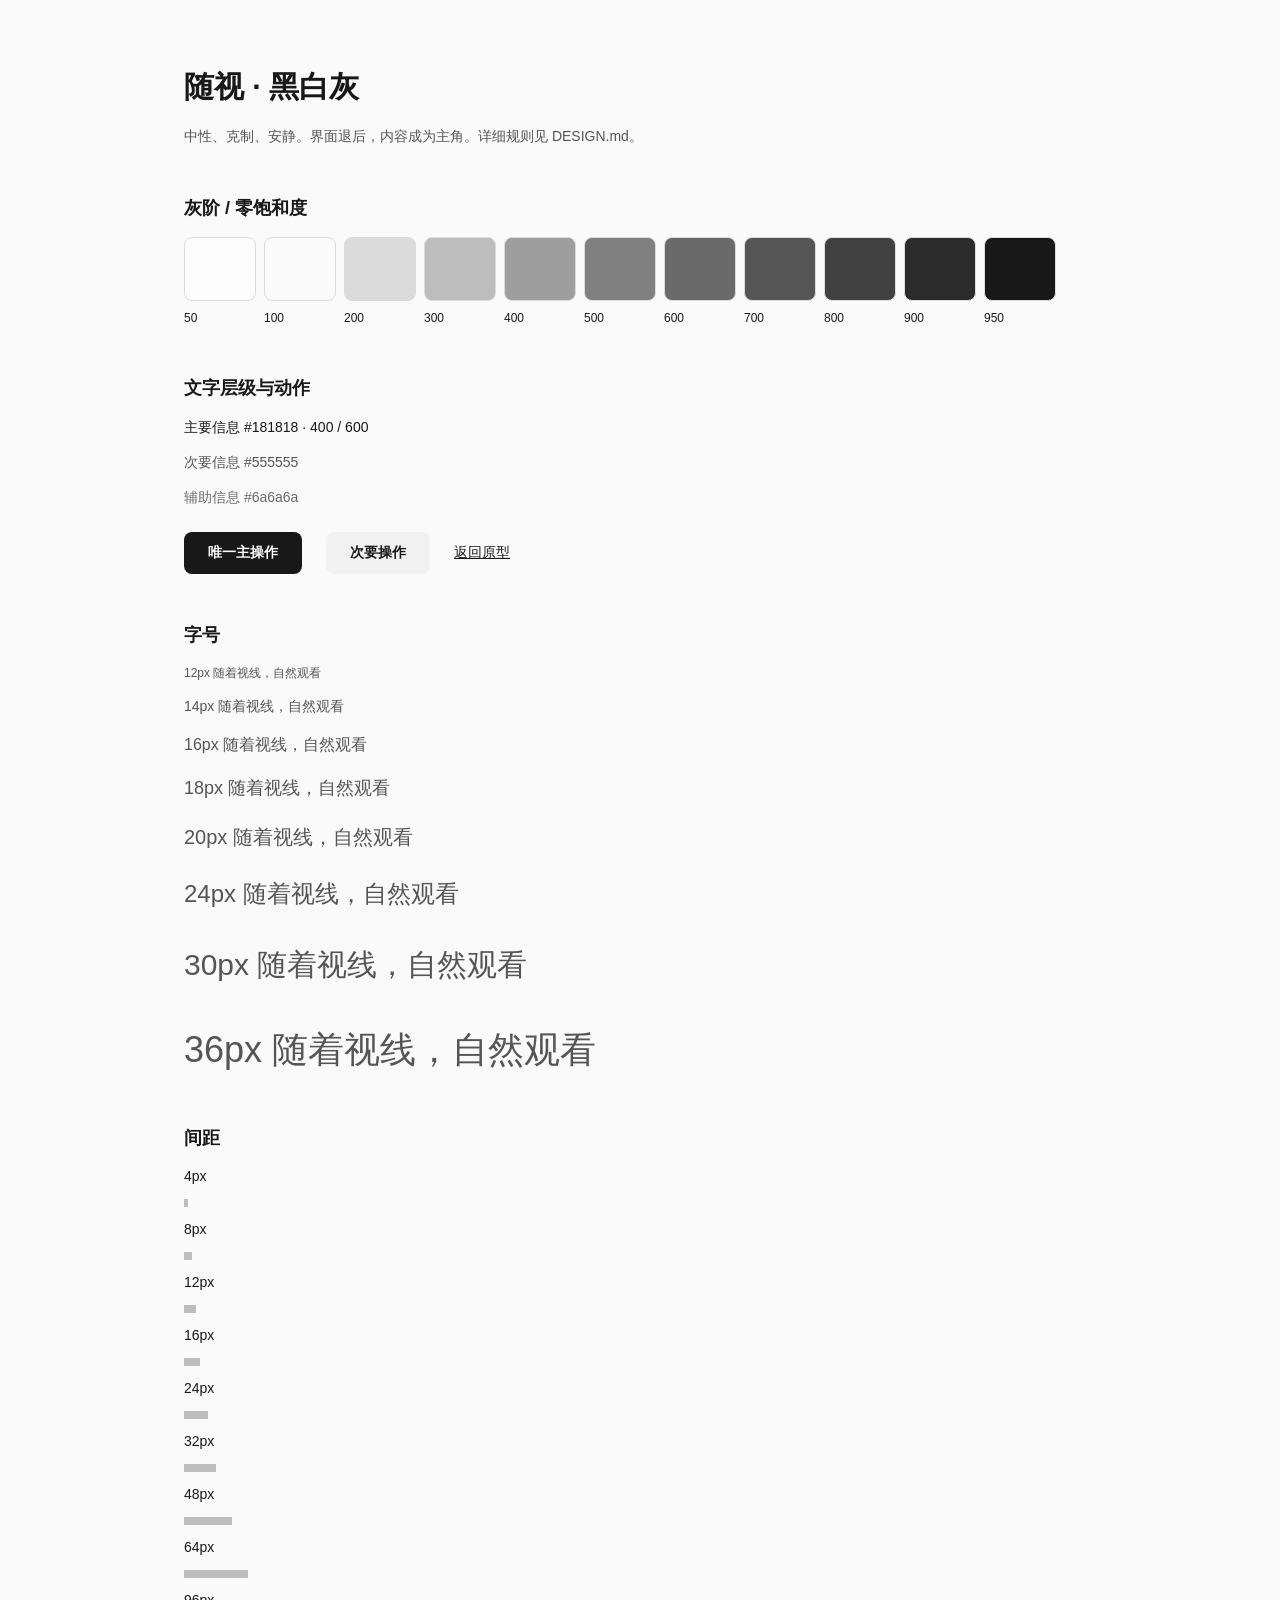
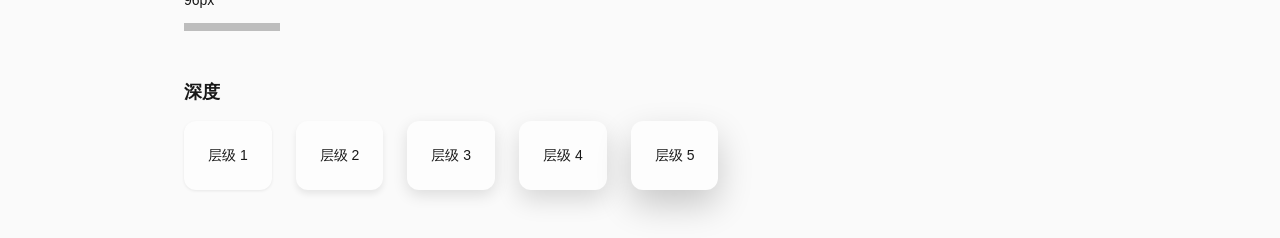
<file: prototypes/suishi-v1/preview.html>
<!doctype html><html lang="zh-CN"><meta charset="utf-8"><meta name="viewport" content="width=device-width,initial-scale=1"><title>随视 · 灰阶设计系统</title><link rel="stylesheet" href="tokens.css"><style>*{box-sizing:border-box}body{font:400 14px/1.5 var(--font);background:var(--surface);color:var(--text);max-width:960px;margin:auto;padding:48px 24px}h1{font-size:30px;line-height:1.25}h2{font-size:18px;margin-top:48px}p{color:var(--text-secondary);max-width:35em}.swatches{display:flex;gap:8px;flex-wrap:wrap}.swatch{width:72px}.swatch i{display:block;height:64px;border-radius:8px;border:1px solid var(--border);background:var(--value)}.swatch span{display:block;margin-top:8px;font-size:12px}button{font:600 14px var(--font);padding:12px 24px;border:0;border-radius:8px;background:var(--action);color:var(--action-text)}.secondary{background:var(--surface-sunken);color:var(--text)}.shadows{display:flex;gap:24px;flex-wrap:wrap}.shadows div{padding:24px;border-radius:12px;background:var(--surface-raised)}.spacer{background:var(--gray-300);height:8px;margin:12px 0}.row{display:flex;align-items:center;gap:24px;margin-top:24px}a{color:var(--text)}</style><h1>随视 · 黑白灰</h1><p>中性、克制、安静。界面退后，内容成为主角。详细规则见 DESIGN.md。</p><h2>灰阶 / 零饱和度</h2><div class="swatches" id="swatches"></div><h2>文字层级与动作</h2><p style="color:var(--text)">主要信息 #181818 · 400 / 600</p><p>次要信息 #555555</p><p style="color:var(--text-muted)">辅助信息 #6a6a6a</p><div class="row"><button>唯一主操作</button><button class="secondary">次要操作</button><a href="index.html">返回原型</a></div><h2>字号</h2><div id="type"></div><h2>间距</h2><div id="space"></div><h2>深度</h2><div class="shadows" id="shadows"></div><script>for(const s of [50,100,200,300,400,500,600,700,800,900,950]){const e=document.createElement('div');e.className='swatch';e.style.setProperty('--value',`var(--gray-${s})`);e.innerHTML=`<i></i><span>${s}</span>`;document.getElementById('swatches').append(e)}for(const s of [12,14,16,18,20,24,30,36]){const p=document.createElement('p');p.style.fontSize=s+'px';p.textContent=`${s}px 随着视线，自然观看`;document.getElementById('type').append(p)}for(const s of [4,8,12,16,24,32,48,64,96]){const e=document.createElement('div');e.textContent=s+'px';const b=document.createElement('div');b.className='spacer';b.style.width=s+'px';e.append(b);document.getElementById('space').append(e)}for(let s=1;s<=5;s++){const e=document.createElement('div');e.style.boxShadow=`var(--shadow-${s})`;e.textContent='层级 '+s;document.getElementById('shadows').append(e)}</script></html>
</file>
<file: prototypes/suishi-v1/tokens.css>
/* 无彩色界面：全部语义色为零饱和度。gray ramp 由 Refactoring UI palette 脚本生成。 */
:root {
  --gray-50: #fdfdfd;
  --gray-100: #fafafa;
  --gray-200: #dbdbdb;
  --gray-300: #bdbdbd;
  --gray-400: #9e9e9e;
  --gray-500: #808080;
  --gray-600: #6a6a6a;
  --gray-700: #555555;
  --gray-800: #404040;
  --gray-900: #2b2b2b;
  --gray-950: #181818;
  --surface: #fafafa;
  --surface-raised: #fdfdfd;
  --surface-sunken: #f1f1f1;
  --text: #181818;
  --text-secondary: #555555;
  --text-muted: #6a6a6a;
  --border: #dbdbdb;
  --border-strong: #bdbdbd;
  --action: #181818;
  --action-hover: #404040;
  --action-text: #fafafa;
  --action-subtle: #ededed;
  --canvas: #e7e7e7;
  --dark-surface: #181818;
  --dark-text: #fafafa;
  --dark-secondary: #bdbdbd;
  --focus: #555555;
  --font: -apple-system, BlinkMacSystemFont, "SF Pro Text", "PingFang SC", "Microsoft YaHei", sans-serif;
  --mono: "SFMono-Regular", Consolas, monospace;
  --text-xs: 12px; --text-sm: 14px; --text-md: 16px; --text-lg: 18px;
  --text-xl: 20px; --text-2xl: 24px; --text-3xl: 30px; --text-4xl: 36px;
  --space-1: 4px; --space-2: 8px; --space-3: 12px; --space-4: 16px;
  --space-6: 24px; --space-8: 32px; --space-12: 48px; --space-16: 64px; --space-24: 96px;
  --radius-sm: 8px; --radius-md: 12px; --radius-lg: 16px; --radius-xl: 24px; --radius-pill: 999px;
  --shadow-1: 0 1px 3px #00000014; --shadow-2: 0 4px 6px #00000014;
  --shadow-3: 0 5px 15px #0000001f; --shadow-4: 0 10px 24px #00000024;
  --shadow-5: 0 15px 35px #00000033;
  --z-base: 0; --z-dropdown: 10; --z-sticky: 20; --z-overlay: 30; --z-modal: 40; --z-toast: 60;
  --motion-ui: 180ms; --opacity-disabled: .4;
}
</file>
<file: prototypes/suishi-v1/styles.css>
*{box-sizing:border-box}html{background:var(--surface)}body{margin:0;color:var(--text);font:400 var(--text-sm)/1.5 var(--font);-webkit-font-smoothing:antialiased}button,input,select{font:inherit}button,a,input,select{-webkit-tap-highlight-color:transparent}button{cursor:pointer;color:inherit;border:0;background:none}button:disabled{cursor:default;opacity:var(--opacity-disabled)}a{color:inherit;text-decoration:none}button,input,select,a{touch-action:manipulation}button:focus-visible,a:focus-visible,input:focus-visible,select:focus-visible{outline:2px solid var(--focus);outline-offset:4px}input[type=range]:focus-visible{border-radius:var(--radius-sm)}svg{width:20px;height:20px;fill:none;stroke:currentColor;stroke-width:1.6;stroke-linecap:round;stroke-linejoin:round;flex-shrink:0}button svg{color:var(--text-secondary)}h1,h2,h3,p{margin:0}h1,h2,h3,strong{font-weight:600}img{display:block;max-width:100%}[hidden]{display:none!important}.svg-library{position:absolute;width:0;height:0;overflow:hidden}.sr-only{position:absolute;width:1px;height:1px;padding:0;margin:-1px;overflow:hidden;clip:rect(0,0,0,0);white-space:nowrap;border:0}.numeric{font-variant-numeric:tabular-nums}.page{max-width:1536px;padding:0 var(--space-8);margin:0 auto}.masthead{display:flex;align-items:center;justify-content:space-between;height:112px}.brand{display:flex;gap:12px;align-items:center}.brand-icon{width:48px;height:48px;background:var(--action);color:var(--action-text);border-radius:var(--radius-md);display:grid;place-items:center}.brand-icon svg{width:30px;height:30px;stroke-width:1.4}.brand h1{font-size:var(--text-2xl);letter-spacing:2px;line-height:1.25}.brand-period{margin-left:2px}.brand p{font:400 9px/1.5 var(--mono);letter-spacing:1.5px;color:var(--text-secondary);margin-top:4px}.masthead-right{display:flex;align-items:center;gap:16px}.prototype-badge{font-size:var(--text-xs);letter-spacing:.5px;color:var(--text-secondary)}.icon-button{width:40px;height:40px;display:inline-flex;align-items:center;justify-content:center;flex-shrink:0;border-radius:var(--radius-sm);transition:background var(--motion-ui)}.icon-button:hover{background:var(--action-subtle)}.icon-button[aria-pressed=true]{background:var(--action);color:var(--action-text)}.icon-button[aria-pressed=true] svg{color:inherit}.app-window{position:relative;border-radius:var(--radius-lg);background:var(--surface-raised);box-shadow:var(--shadow-4);overflow:hidden;border:1px solid var(--border);isolation:isolate}.titlebar{height:64px;display:flex;align-items:center;position:relative;padding:0 24px;background:var(--surface-raised);border-bottom:1px solid var(--border);z-index:var(--z-sticky)}.traffic-lights{display:flex;gap:8px}.traffic-lights i{width:12px;height:12px;border-radius:50%;background:var(--gray-200);border:1px solid var(--gray-300)}.traffic-lights i:first-child{background:var(--gray-300)}.window-title{font-size:var(--text-xs);margin-left:24px;color:var(--text-secondary)}.view-tabs{position:absolute;left:50%;transform:translateX(-50%);display:flex;background:var(--surface-sunken);padding:4px;border-radius:var(--radius-md);gap:4px}.view-tabs button{min-width:96px;height:32px;padding:0 16px;display:flex;align-items:center;gap:8px;justify-content:center;color:var(--text-secondary);border-radius:var(--radius-sm);font-size:var(--text-xs)}.view-tabs button svg{width:16px;height:16px}.view-tabs .selected{background:var(--surface-raised);box-shadow:var(--shadow-1);color:var(--text);font-weight:600}.title-settings{margin-left:auto}.watch-stage{position:relative;height:clamp(540px,64vh,760px);overflow:hidden;background:var(--canvas);touch-action:none}.desktop-wallpaper{position:absolute;inset:0;overflow:hidden;background:linear-gradient(145deg,#ededed,#d6d6d6 54%,#c8c8c8)}.wallpaper-orbit{position:absolute;width:100%;aspect-ratio:1;border-radius:50%;box-shadow:inset 0 24px 64px #ffffff50,0 -12px 64px #00000008;transform:rotate(-24deg);background:linear-gradient(145deg,#e4e4e4,#cacaca)}.orbit-one{left:-38%;top:20%;width:125%;height:150%;border-radius:48% 52% 0 0}.orbit-two{left:48%;top:-120%;width:120%;height:200%;background:linear-gradient(160deg,#fafafa,#dfdfdf 66%,#c8c8c8)}.orbit-three{left:66%;top:25%;width:85%;height:130%;background:linear-gradient(145deg,#e3e3e3,#c5c5c5)}.desktop-date{position:absolute;top:42%;left:9%;display:flex;flex-direction:column;color:var(--text-secondary);gap:12px;user-select:none;opacity:.65}.desktop-date>span{font-size:var(--text-xs);letter-spacing:4px}.desktop-date strong{font-size:var(--text-4xl);font-weight:400;letter-spacing:-1.5px}.stage-top{position:absolute;top:24px;left:24px;right:24px;display:flex;align-items:center;justify-content:space-between;z-index:var(--z-dropdown);pointer-events:none}.stage-back{display:flex;align-items:center;gap:4px;min-height:40px;padding:0 12px 0 8px;background:#fdfdfdcc;border-radius:var(--radius-pill);backdrop-filter:blur(16px);font-size:var(--text-xs);pointer-events:auto}.stage-back svg{width:16px;height:16px;color:var(--text-secondary)}.stage-back:hover{background:var(--surface-raised)}.space-label{display:flex;align-items:center;gap:8px;font-size:var(--text-xs);color:var(--text-secondary)}.space-label svg{width:16px;height:16px}.tracking-pill{position:absolute;top:28px;left:50%;transform:translateX(-50%);display:flex;align-items:center;gap:8px;padding:8px 16px;background:#fdfdfdd9;border:1px solid #ffffff80;border-radius:var(--radius-pill);font-size:var(--text-xs);backdrop-filter:blur(16px);z-index:var(--z-dropdown);white-space:nowrap}.status-indicator{width:6px;height:6px;border-radius:50%;background:var(--gray-500);flex-shrink:0}.tracking-pill[data-state=tracking] .status-indicator{background:var(--text);box-shadow:0 0 0 3px #18181812}.pill-divider{width:1px;height:12px;background:var(--border);margin:0 4px}.tracking-pill .numeric{min-width:40px;text-align:right}.guides{position:absolute;inset:0;z-index:1;pointer-events:none}.picture{position:absolute;left:50%;top:46%;transform:translate(-50%,-50%) rotate(-8deg);aspect-ratio:16/9;overflow:hidden;border-radius:var(--radius-sm);box-shadow:var(--shadow-5);background:var(--dark-surface);color:var(--dark-text);z-index:2;will-change:transform;user-select:none}.picture>img{width:100%;height:100%;object-fit:cover;pointer-events:none}.picture.playing>img{animation:film-drift 25s ease-in-out infinite alternate}.film-shade{position:absolute;inset:0;background:linear-gradient(180deg,#00000020,transparent 35%,#00000014 55%,#000000b3)}.film-location{position:absolute;top:24px;left:24px;font:400 9px/1.5 var(--mono);letter-spacing:2px;color:#fafafa;background:#18181866;padding:4px 8px;border-radius:4px}.film-location>span{margin-left:16px;letter-spacing:0}.film-title{position:absolute;left:32px;bottom:96px}.film-title>span{font:400 9px/1.5 var(--mono);letter-spacing:3px;color:#fafafa}.film-title>strong{display:block;font-size:var(--text-4xl);letter-spacing:8px;line-height:1.25;margin:12px 0}.film-title p{font-size:var(--text-xs);letter-spacing:2px}.video-controls{position:absolute;bottom:12px;left:16px;right:16px}.video-controls input[type=range]{--range-fill:#fafafa;--range-track:#ffffff4d;height:12px;padding:0;margin:0}.video-control-row{display:flex;gap:8px;align-items:center;height:36px;color:var(--dark-text)}.video-icon{height:32px;width:32px;display:grid;place-items:center;border-radius:var(--radius-sm);color:inherit}.video-icon:hover{background:#ffffff26}.video-icon svg{width:16px;height:16px;color:inherit}.video-time{font-size:var(--text-xs);display:flex;gap:8px}.video-time>span:last-child{color:var(--dark-secondary)}.video-spacer{flex:1}.quality{font-size:var(--text-xs);display:flex;align-items:center;gap:4px;color:var(--dark-text);padding:4px 8px}.quality svg{width:12px;height:12px;transform:rotate(-90deg);color:inherit}.floating-toolbar{position:absolute;bottom:48px;left:50%;transform:translateX(-50%);width:max-content;max-width:calc(100% - 48px);display:flex;align-items:center;gap:8px;background:#fdfdfdeb;backdrop-filter:blur(24px);padding:12px 16px;border-radius:var(--radius-lg);box-shadow:var(--shadow-3);z-index:var(--z-dropdown);border:1px solid #ffffff80}.now-playing{display:flex;gap:12px;align-items:center;text-align:left;width:248px;min-width:0;padding:0}.source-mark{display:grid;place-items:center;width:36px;height:36px;background:var(--surface-sunken);border-radius:var(--radius-sm);font:600 24px/1 var(--font);flex-shrink:0}.now-playing>span:last-child{min-width:0}.now-playing strong{display:block;font-size:var(--text-xs);overflow:hidden;text-overflow:ellipsis;white-space:nowrap;max-width:200px}.now-playing small{font-size:var(--text-xs);color:var(--text-secondary);display:flex;gap:8px;margin-top:4px}.toolbar-divider{height:28px;width:1px;background:var(--border);margin:0 8px;flex-shrink:0}.button{display:inline-flex;align-items:center;justify-content:center;gap:8px;min-height:40px;padding:8px 16px;border-radius:var(--radius-sm);font-size:var(--text-xs);font-weight:600;white-space:nowrap;transition:background var(--motion-ui),transform var(--motion-ui)}.button:active{transform:translateY(1px)}.button svg{width:16px;height:16px;color:inherit}.primary{background:var(--action);color:var(--action-text)}.primary:hover{background:var(--action-hover)}.secondary{background:var(--surface-sunken);color:var(--text)}.secondary:hover{background:var(--action-subtle)}.follow-button{min-width:148px}.follow-button.following{background:var(--surface-sunken);color:var(--text)}.stage-bottom-note{position:absolute;bottom:16px;left:24px;right:24px;display:flex;justify-content:space-between;font-size:var(--text-xs);color:var(--text-secondary);z-index:var(--z-dropdown);pointer-events:none}.stage-bottom-note kbd{border:0;padding:0;background:none;font-family:var(--font)}.note-dot{margin:0 8px}.boundary-hint{position:absolute;left:50%;bottom:136px;transform:translateX(-50%);background:#fdfdfdeb;padding:8px 16px;border-radius:var(--radius-pill);font-size:var(--text-xs);display:flex;align-items:center;gap:8px;z-index:var(--z-dropdown);white-space:nowrap;box-shadow:var(--shadow-1)}.boundary-hint svg{width:16px;height:16px}.stage-message{position:absolute;left:50%;top:24%;transform:translateX(-50%);background:var(--surface-raised);padding:16px 24px;display:flex;align-items:center;gap:12px;max-width:calc(100% - 32px);width:max-content;z-index:var(--z-dropdown);border-radius:var(--radius-md);box-shadow:var(--shadow-3)}.stage-message strong{font-size:var(--text-sm)}.stage-message p{font-size:var(--text-xs);color:var(--text-secondary);margin-top:4px}.stage-message>svg{width:24px;height:24px}.small-button{padding:8px 12px;white-space:nowrap;background:var(--surface-sunken);border-radius:var(--radius-sm);font-size:var(--text-xs)}.stage-message.no-face{top:auto;bottom:140px}.watch-stage.load-error .picture{visibility:hidden}.watch-stage.load-error .stage-message{top:40%;width:400px}.watch-stage.load-error .desktop-date{display:none}.watch-stage.load-error .floating-toolbar .follow-button{opacity:.4;pointer-events:none}

/* 浏览、登录与观看是连续流程；官网区域保持明确的示意标识。 */
.browser-toolbar{height:64px;display:flex;align-items:center;gap:8px;padding:8px 24px;border-bottom:1px solid var(--border)}.address-form{max-width:768px;display:flex;align-items:center;flex:1;margin:auto;gap:8px;background:var(--surface-sunken);border:1px solid transparent;border-radius:var(--radius-sm);padding-left:12px}.address-form:focus-within{border-color:var(--border-strong)}.address-form>svg{width:14px;height:14px;color:var(--text-muted)}.address-form input{border:0;background:transparent;outline:none;min-width:0;flex:1;height:40px;font-size:var(--text-xs);color:var(--text)}.address-form input:focus-visible{outline:none}.address-form input::placeholder{color:var(--text-muted)}.browser-content{padding:32px 48px 24px;background:var(--surface);min-height:540px}.browser-intro{display:flex;justify-content:space-between;align-items:center;gap:24px}.section-kicker{display:block;font-size:var(--text-xs);color:var(--text-secondary);letter-spacing:1px}.browser-intro h2{font-size:var(--text-2xl);line-height:1.25;letter-spacing:-.5px;margin-top:8px}.browser-intro p{color:var(--text-secondary);font-size:var(--text-xs);margin-top:12px}.official-note{font-size:var(--text-xs);display:flex;align-items:center;gap:8px;color:var(--text-secondary);white-space:nowrap}.official-note svg{width:14px;height:14px}.resume-card{display:flex;align-items:center;gap:24px;margin:32px 0;background:var(--surface-raised);padding:16px;border-radius:var(--radius-md);border:1px solid var(--border)}.resume-card>img{width:128px;height:72px;object-fit:cover;border-radius:var(--radius-sm)}.resume-card .section-kicker{font-size:var(--text-xs)}.resume-card h3{font-size:var(--text-sm);margin:4px 0}.resume-card p{font-size:var(--text-xs);color:var(--text-secondary)}.resume-card .button{margin-left:auto}.official-browser{padding:24px;background:var(--surface-raised);border:1px solid var(--border);border-radius:var(--radius-md)}.official-header{display:flex;align-items:center;gap:32px}.bili-wordmark{font-size:var(--text-2xl);font-weight:600;letter-spacing:-1px}.search-form{display:flex;align-items:center;flex:1;max-width:480px;margin:0 auto;background:var(--surface-sunken);border-radius:var(--radius-sm);padding-left:16px}.search-form input{width:100%;background:transparent;border:0;outline:none;font-size:var(--text-xs);min-width:0;color:var(--text)}.search-form input:focus-visible{outline:2px solid var(--focus);outline-offset:4px}.search-form input::placeholder{color:var(--text-muted)}.login-link{display:flex;gap:8px;align-items:center;font-size:var(--text-xs)}.avatar-circle{display:grid;place-items:center;width:32px;height:32px;background:var(--surface-sunken);border-radius:50%}.official-caption{display:flex;justify-content:space-between;font-size:var(--text-xs);margin:24px 0 16px;color:var(--text-secondary);gap:16px}.official-caption>span:first-child{color:var(--text);font-weight:600}.sample-grid{display:grid;grid-template-columns:repeat(3,minmax(0,1fr));gap:24px}.video-card{padding:0;min-width:0;text-align:left}.thumbnail{aspect-ratio:16/9;position:relative;overflow:hidden;border-radius:var(--radius-sm);background:var(--surface-sunken)}.thumbnail img{width:100%;height:100%;object-fit:cover;transition:transform .25s}.video-card:hover .thumbnail img{transform:scale(1.04)}.crop-two img{object-position:30% 80%;transform:scale(1.55)}.crop-three img{object-position:80% 20%;transform:scale(1.55);filter:grayscale(1)}.video-card:hover .crop-two img,.video-card:hover .crop-three img{transform:scale(1.6)}.thumbnail-play{position:absolute;inset:0;display:grid;place-items:center;background:#00000012;opacity:0;transition:opacity var(--motion-ui)}.video-card:hover .thumbnail-play,.video-card:focus-visible .thumbnail-play{opacity:1}.thumbnail-play svg{background:#181818b3;color:var(--dark-text);padding:12px;box-sizing:content-box;border-radius:50%}.duration{position:absolute;right:8px;bottom:8px;background:#181818cc;border-radius:4px;padding:0 4px;color:var(--dark-text);font-size:var(--text-xs)}.video-card>strong{font-size:var(--text-sm);display:block;margin-top:12px;line-height:1.5}.video-card>span{display:block;font-size:var(--text-xs);color:var(--text-secondary);margin-top:4px}.video-card>span i{font-style:normal;margin:0 4px}.browser-footnote{display:flex;align-items:flex-start;gap:8px;font-size:var(--text-xs);color:var(--text-secondary);margin-top:16px;line-height:1.5}.browser-footnote svg{width:16px;height:16px;margin-top:1px}.no-results{padding:32px 16px;text-align:center}.no-results>svg{width:24px;height:24px;color:var(--text-muted)}.no-results h3{font-size:var(--text-md);margin:12px 0 8px}.no-results p{font-size:var(--text-xs);color:var(--text-secondary);margin:0 auto 24px;max-width:35em}

/* Settings — one small panel; native media stays mounted beneath it. */
.settings-backdrop{position:absolute;inset:64px 0 0;background:#18181840;backdrop-filter:blur(2px);z-index:var(--z-overlay)}.settings-panel{position:absolute;right:0;top:64px;bottom:0;width:384px;max-width:100%;display:flex;flex-direction:column;background:var(--surface);border-left:1px solid var(--border);z-index:var(--z-modal);box-shadow:var(--shadow-5);animation:panel-in .2s ease-out}.panel-header{padding:24px;display:flex;align-items:center;justify-content:space-between;flex-shrink:0}.panel-header h2{font-size:var(--text-xl);line-height:1.25;margin-top:4px}.panel-scroll{overflow:auto;overscroll-behavior:contain;padding:0 24px}.setting-section{padding:24px 0;border-top:1px solid var(--border)}.setting-section h3{font-size:var(--text-sm);margin-bottom:24px}.setting-label{display:flex;justify-content:space-between;gap:16px;font-size:var(--text-xs);margin-bottom:8px}.setting-label output{font-variant-numeric:tabular-nums;font-weight:600}input[type=range]{--range-fill:var(--text);--range-track:var(--gray-200);display:block;appearance:none;-webkit-appearance:none;width:100%;height:24px;margin:0;background:transparent;cursor:pointer}input[type=range]::-webkit-slider-runnable-track{height:3px;background:linear-gradient(to right,var(--range-fill) 0%,var(--range-fill) var(--fill,50%),var(--range-track) var(--fill,50%),var(--range-track) 100%);border-radius:4px}input[type=range]::-moz-range-track{height:3px;background:var(--range-track);border-radius:4px}input[type=range]::-moz-range-progress{height:3px;background:var(--range-fill)}input[type=range]::-webkit-slider-thumb{appearance:none;width:12px;height:12px;background:var(--range-fill);border-radius:50%;margin-top:-4.5px;box-shadow:0 0 0 3px var(--surface-raised)}input[type=range]::-moz-range-thumb{width:12px;height:12px;background:var(--range-fill);border:0;border-radius:50%;box-shadow:0 0 0 3px var(--surface-raised)}.video-controls input[type=range]::-webkit-slider-thumb{width:8px;height:8px;margin-top:-2.5px;box-shadow:none}.video-controls input[type=range]::-moz-range-thumb{width:8px;height:8px;box-shadow:none}.range-captions{font-size:var(--text-xs);color:var(--text-secondary);display:flex;justify-content:space-between;margin-top:4px}fieldset{border:0;padding:0;margin:0;min-width:0}legend{padding:0;font-size:var(--text-xs);margin-bottom:12px}.boundary-choice{margin-top:24px}.segmented{display:flex;background:var(--surface-sunken);padding:4px;gap:4px;border-radius:var(--radius-sm)}.segmented label{position:relative;flex:1;text-align:center;cursor:pointer}.segmented input{position:absolute;opacity:0;inset:0;width:100%;height:100%;margin:0;cursor:pointer}.segmented span{display:block;position:relative;pointer-events:none;padding:8px 4px;border-radius:4px;font-size:var(--text-xs);color:var(--text-secondary)}.segmented input:checked+span{background:var(--surface-raised);color:var(--text);box-shadow:var(--shadow-1);font-weight:600}.segmented input:focus-visible+span{outline:2px solid var(--focus);outline-offset:2px}.setting-hint{font-size:var(--text-xs);color:var(--text-secondary);margin-top:8px;line-height:1.5}.text-button{display:flex;align-items:center;gap:8px;font-size:var(--text-xs);padding:8px 0;min-height:32px}.text-button:hover{text-decoration:underline;text-underline-offset:4px}.text-button svg{width:16px;height:16px}.text-button>span{margin-left:auto;color:var(--text-secondary)}.setting-section>.text-button{width:100%;margin-top:12px}.offset-label{margin-top:24px}.switch-row{display:flex;align-items:center;justify-content:space-between;gap:24px}.switch-row h3{margin:0 0 4px}.switch-row p{font-size:var(--text-xs);color:var(--text-secondary)}.switch{width:36px;height:22px;background:var(--gray-300);padding:3px;border-radius:var(--radius-pill);flex-shrink:0;transition:background var(--motion-ui)}.switch>span{display:block;width:16px;height:16px;border-radius:50%;background:var(--surface-raised);box-shadow:var(--shadow-1);transition:transform var(--motion-ui)}.switch[aria-checked=true]{background:var(--action)}.switch[aria-checked=true]>span{transform:translateX(14px)}#gridSettings{margin-top:24px}.privacy-note{display:flex;align-items:flex-start;gap:8px;padding:16px;background:var(--surface-sunken);border-radius:var(--radius-sm);margin-bottom:24px}.privacy-note svg{width:16px;height:16px;color:var(--text-secondary);margin-top:1px}.privacy-note p{font-size:var(--text-xs);color:var(--text-secondary);line-height:1.5}.panel-footer{padding:12px 24px;border-top:1px solid var(--border);display:flex;align-items:center;justify-content:space-between;gap:12px;margin-top:auto;background:var(--surface);flex-shrink:0}.panel-footer>span{display:flex;align-items:center;gap:4px;font-size:var(--text-xs);color:var(--text-secondary)}.panel-footer>span svg{width:12px;height:12px}.panel-footer .text-button{white-space:nowrap}

/* This rail belongs to the prototype, never the native product. */
.prototype-controls{display:flex;align-items:center;gap:32px;padding:32px 8px}.prototype-control-title{min-width:208px;display:flex;flex-direction:column;gap:4px}.prototype-control-title .section-kicker{font:400 9px/1.5 var(--mono);letter-spacing:1.5px}.prototype-control-title strong{font-size:var(--text-sm)}.prototype-control-title>span:last-child{font-size:var(--text-xs);color:var(--text-secondary)}.angle-control{max-width:384px;flex:1}.angle-label{display:flex;align-items:center;justify-content:space-between;font-size:var(--text-xs);margin-bottom:4px}.angle-label label{display:flex;align-items:center;gap:8px;color:var(--text-secondary)}.angle-label svg{width:16px;height:16px}.angle-label output{font-variant-numeric:tabular-nums;font-weight:600}.demo-button{display:flex;align-items:center;justify-content:center;gap:8px;white-space:nowrap;padding:8px 16px;border:1px solid var(--border);border-radius:var(--radius-sm);min-height:40px;font-size:var(--text-xs);transition:background var(--motion-ui)}.demo-button svg{width:16px;height:16px}.demo-button:hover,.demo-button[aria-pressed=true]{background:var(--surface-sunken)}.scenario-control{display:flex;align-items:center;gap:12px;margin-left:auto;font-size:var(--text-xs);white-space:nowrap}.scenario-control label{color:var(--text-secondary)}select{border:1px solid var(--border);border-radius:var(--radius-sm);background:var(--surface-raised);padding:8px 24px 8px 12px;color:var(--text);height:40px;font-size:var(--text-xs);max-width:180px;cursor:pointer}.page-footer{border-top:1px solid var(--border);display:flex;justify-content:space-between;align-items:center;padding:24px 0 32px;font-size:var(--text-xs);color:var(--text-secondary)}.page-footer>span{font:400 9px/1.5 var(--mono);letter-spacing:1px}.page-footer i{font-style:normal;margin:0 8px}.dialog{border:0;border-radius:var(--radius-lg);background:var(--surface);padding:32px;width:calc(100% - 32px);max-width:512px;box-shadow:var(--shadow-5);color:var(--text)}.dialog::backdrop{background:#18181866;backdrop-filter:blur(4px)}.dialog-heading{display:flex;align-items:center;justify-content:space-between;margin-bottom:24px}.dialog .section-kicker{margin-bottom:12px}.dialog h2{font-size:var(--text-2xl);line-height:1.25;letter-spacing:-.5px}.dialog p{font-size:var(--text-sm);line-height:1.5;max-width:35em;color:var(--text-secondary);margin-top:16px}.dialog ol{padding-left:20px;font-size:var(--text-xs);line-height:2;margin:24px 0}.dialog-callout{background:var(--surface-sunken);padding:16px;font-size:var(--text-xs);line-height:1.5;color:var(--text-secondary);border-radius:var(--radius-sm);margin-top:24px}.shortcuts{display:flex;flex-wrap:wrap;gap:12px;margin-top:24px;font-size:var(--text-xs);color:var(--text-secondary)}kbd{font:400 10px var(--mono);border:1px solid var(--border);padding:2px 4px;border-radius:4px;background:var(--surface-raised);margin-right:4px}.dialog-done{width:100%;margin-top:32px}.dialog-symbol{width:48px;height:48px;background:var(--surface-sunken);display:grid;place-items:center;border-radius:var(--radius-md)}.toast{position:fixed;bottom:32px;left:50%;transform:translateX(-50%);background:var(--dark-surface);color:var(--dark-text);display:flex;align-items:center;gap:8px;padding:12px 24px;z-index:var(--z-toast);border-radius:var(--radius-pill);box-shadow:var(--shadow-4);font-size:var(--text-xs);width:max-content;max-width:calc(100% - 32px);animation:toast-in .18s ease-out}.toast svg{width:16px;height:16px;flex-shrink:0}.app-window:fullscreen{width:100%;height:100%;border:0;border-radius:0}.app-window:fullscreen .watch-stage{height:calc(100vh - 64px)}.app-window:fullscreen .browser-content{height:calc(100vh - 128px);overflow:auto}
@keyframes panel-in{from{transform:translateX(24px);opacity:0}to{transform:translateX(0);opacity:1}}@keyframes toast-in{from{transform:translate(-50%,8px);opacity:0}to{transform:translate(-50%,0);opacity:1}}@keyframes film-drift{from{transform:scale(1)}to{transform:scale(1.035)}}
@media(min-width:1536px){.watch-stage{height:700px}.masthead{height:128px}}
@media(max-width:1100px){.now-playing{width:192px}.now-playing strong{max-width:148px}.floating-toolbar{gap:4px;padding:12px}.toolbar-divider{margin:0 4px}.prototype-controls{gap:24px;flex-wrap:wrap}.prototype-control-title{min-width:176px}.scenario-control{margin-left:0}.angle-control{max-width:none}.scenario-control label{display:none}.browser-content{padding:32px}.official-header{gap:24px}}
@media(max-width:800px){.page{padding:0 16px}.masthead{height:96px}.brand-icon{width:40px;height:40px}.brand-icon svg{width:24px;height:24px}.brand h1{font-size:var(--text-xl)}.brand p{font-size:8px}.masthead-right{gap:8px}.prototype-badge{font-size:var(--text-xs)}.watch-stage{height:560px}.now-playing{width:160px}.now-playing strong{max-width:112px}.source-mark{width:32px;height:32px}.floating-toolbar{max-width:calc(100% - 32px)}.floating-toolbar .toolbar-divider{display:none}.follow-button{min-width:132px;padding:8px 12px}.floating-toolbar .icon-button{width:36px;height:36px}.floating-toolbar .now-playing small{font-size:10px;gap:4px}.stage-top{left:16px;right:16px;top:16px}.tracking-pill{top:24px}.stage-back span{display:none}.stage-back{padding:0 12px}.space-label{font-size:10px}.stage-bottom-note{left:16px;right:16px;font-size:10px}.prototype-controls{gap:24px;padding:24px 0}.prototype-control-title{width:160px;min-width:160px}.angle-control{min-width:200px}.demo-button{margin-left:184px}.scenario-control{flex:1}.scenario-control label{display:inline}.scenario-control select{flex:1;max-width:none}.browser-content{padding:24px}.browser-intro h2{font-size:var(--text-xl)}.official-note{display:none}.sample-grid{gap:16px}.official-browser{padding:16px}.resume-card{gap:16px;margin:24px 0}.resume-card>img{width:96px;height:64px}.resume-card .section-kicker{font-size:10px}.resume-card h3{font-size:var(--text-xs)}.film-title{bottom:80px;left:24px}.film-title>strong{font-size:var(--text-3xl)}.film-title>span,.film-location{font-size:8px}.film-location{top:16px;left:16px}.film-location>span{display:none}.film-title p{font-size:10px}.page-footer{gap:24px}.page-footer>span{font-size:8px}}
@media(max-width:600px){.page{padding:0 12px}.masthead{height:88px}.prototype-badge{font-size:10px}.brand{gap:8px}.brand p{font-size:7px;letter-spacing:1px}.masthead-right{gap:0}.masthead-right .icon-button{width:32px}.titlebar{padding:0 16px;height:56px}.traffic-lights{gap:4px}.traffic-lights i{width:8px;height:8px}.window-title{display:none}.view-tabs{padding:3px}.view-tabs button{min-width:72px;height:30px;padding:0 12px}.title-settings{width:32px;height:32px}.watch-stage{height:524px}.stage-top{top:12px;left:12px;right:12px}.tracking-pill{top:76px;padding:8px 12px}.space-label{font-size:var(--text-xs)}.desktop-date{top:38%;left:10%}.desktop-date>span{font-size:10px;letter-spacing:2px}.desktop-date strong{font-size:var(--text-2xl)}.floating-toolbar{bottom:48px;max-width:calc(100% - 24px);width:calc(100% - 24px);padding:12px;flex-wrap:wrap;gap:8px;justify-content:space-between;border-radius:var(--radius-md)}.now-playing{width:100%;padding-bottom:12px;border-bottom:1px solid var(--border);margin-bottom:4px;gap:8px}.now-playing strong{max-width:240px;font-size:var(--text-xs)}.now-playing small{display:none!important}.source-mark{width:24px;height:24px;font-size:var(--text-lg)}.floating-toolbar .follow-button{min-width:0;flex:1;gap:4px;font-size:var(--text-xs);padding:8px}.floating-toolbar .icon-button{width:32px;height:36px}.floating-toolbar .icon-button svg{width:18px;height:18px}.floating-toolbar .icon-button[data-action=settings]{display:none}.stage-bottom-note{bottom:16px;font-size:9px;left:12px;right:12px}.stage-bottom-note>span:last-child{max-width:88px;text-align:right;line-height:1.25}.note-dot{margin:0 4px}.picture{border-radius:4px}.film-location{font-size:6px;letter-spacing:1px;padding:2px 4px;top:8px;left:8px}.film-title{left:16px;bottom:56px}.film-title>span{font-size:6px;letter-spacing:2px}.film-title>strong{font-size:var(--text-xl);letter-spacing:4px;margin:4px 0}.film-title p{font-size:8px;letter-spacing:1px}.video-controls{bottom:4px;left:8px;right:8px}.video-control-row{height:24px;gap:4px}.video-icon{width:24px;height:24px}.video-icon svg{width:12px;height:12px}.video-time{font-size:8px;gap:4px}.quality{font-size:8px;padding:0 4px}.quality svg{width:8px;height:8px}.video-controls input[type=range]{height:8px}.video-controls input[type=range]::-webkit-slider-runnable-track{height:2px}.video-controls input[type=range]::-webkit-slider-thumb{width:6px;height:6px;margin-top:-2px}.prototype-controls{display:grid;grid-template-columns:1fr 1fr;gap:24px 16px;padding:24px 4px}.prototype-control-title{width:auto;min-width:0;grid-column:1/-1;display:grid;grid-template-columns:1fr 1fr;align-items:center}.prototype-control-title .section-kicker{font-size:8px;grid-column:1/-1}.prototype-control-title>span:last-child{font-size:10px;text-align:right;white-space:nowrap}.prototype-control-title strong{font-size:var(--text-xs)}.angle-control{grid-column:1/-1;min-width:0}.angle-label{font-size:var(--text-xs)}.demo-button{margin:0;width:100%}.scenario-control{min-width:0;gap:0}.scenario-control label{display:none}.scenario-control select{max-width:100%;width:100%;font-size:var(--text-xs);padding-left:12px}.page-footer{padding:16px 4px 24px;display:block;font-size:10px}.page-footer>span{display:block;margin-top:8px;font-size:8px}.settings-backdrop{inset:56px 0 0}.settings-panel{top:56px;width:100%;border:0}.panel-header{padding:24px}.panel-scroll{padding:0 24px}.panel-footer{padding:12px 16px;gap:8px}.panel-footer>span{font-size:10px}.stage-message{top:26%;padding:16px;gap:8px;width:calc(100% - 24px)}.stage-message strong{font-size:var(--text-xs)}.stage-message p{font-size:10px}.stage-message>svg{width:16px}.stage-message.no-face{bottom:200px}.watch-stage.load-error .stage-message{top:28%;width:calc(100% - 24px)}.boundary-hint{max-width:calc(100% - 24px);width:max-content;white-space:normal;font-size:10px;bottom:204px;padding:8px 12px}.browser-toolbar{padding:8px;height:56px;gap:0}.browser-toolbar>.icon-button{width:32px}.address-form{padding-left:8px;gap:4px}.address-form input{font-size:10px}.address-form .icon-button{width:32px}.browser-content{padding:24px 16px}.browser-intro h2{font-size:var(--text-lg);line-height:1.5;margin-top:4px}.browser-intro p{font-size:var(--text-xs);line-height:1.5;max-width:24em;margin-top:8px}.resume-card{padding:12px;gap:12px;flex-wrap:wrap}.resume-card>img{width:80px;height:56px}.resume-card>div{min-width:0;flex:1}.resume-card h3{font-size:var(--text-xs);line-height:1.5}.resume-card .section-kicker{font-size:9px}.resume-card .button{margin-left:0;width:100%;margin-top:4px}.official-header{flex-wrap:wrap;gap:16px}.bili-wordmark{font-size:var(--text-xl);order:0}.login-link{margin-left:auto;order:1}.search-form{order:2;width:100%;flex:auto}.official-caption{margin:24px 0 12px;display:block}.official-caption>span:last-child{display:block;font-size:10px;margin-top:4px}.sample-grid{grid-template-columns:1fr;gap:24px}.video-card{display:grid;grid-template-columns:112px 1fr;gap:0 12px;align-content:start}.thumbnail{grid-row:1/3}.video-card>strong{margin-top:0;font-size:var(--text-xs);align-self:end}.video-card>span{font-size:10px}.duration{font-size:9px;right:4px;bottom:4px}.browser-footnote{font-size:10px;line-height:1.5}.dialog{padding:24px;max-height:calc(100% - 32px)}.dialog h2{font-size:var(--text-xl)}.dialog p{font-size:var(--text-xs)}.dialog ol{line-height:1.5}.dialog li{margin-top:12px}.dialog-callout{font-size:var(--text-xs)}.toast{bottom:16px;border-radius:var(--radius-md);padding:12px 16px;font-size:var(--text-xs)}.app-window:fullscreen .watch-stage{height:calc(100dvh - 56px)}.app-window:fullscreen .browser-content{height:calc(100dvh - 112px)}}
@media(prefers-reduced-motion:reduce){*,*::before,*::after{animation:none!important;transition:none!important;scroll-behavior:auto!important}.picture{will-change:auto}}
</file>
